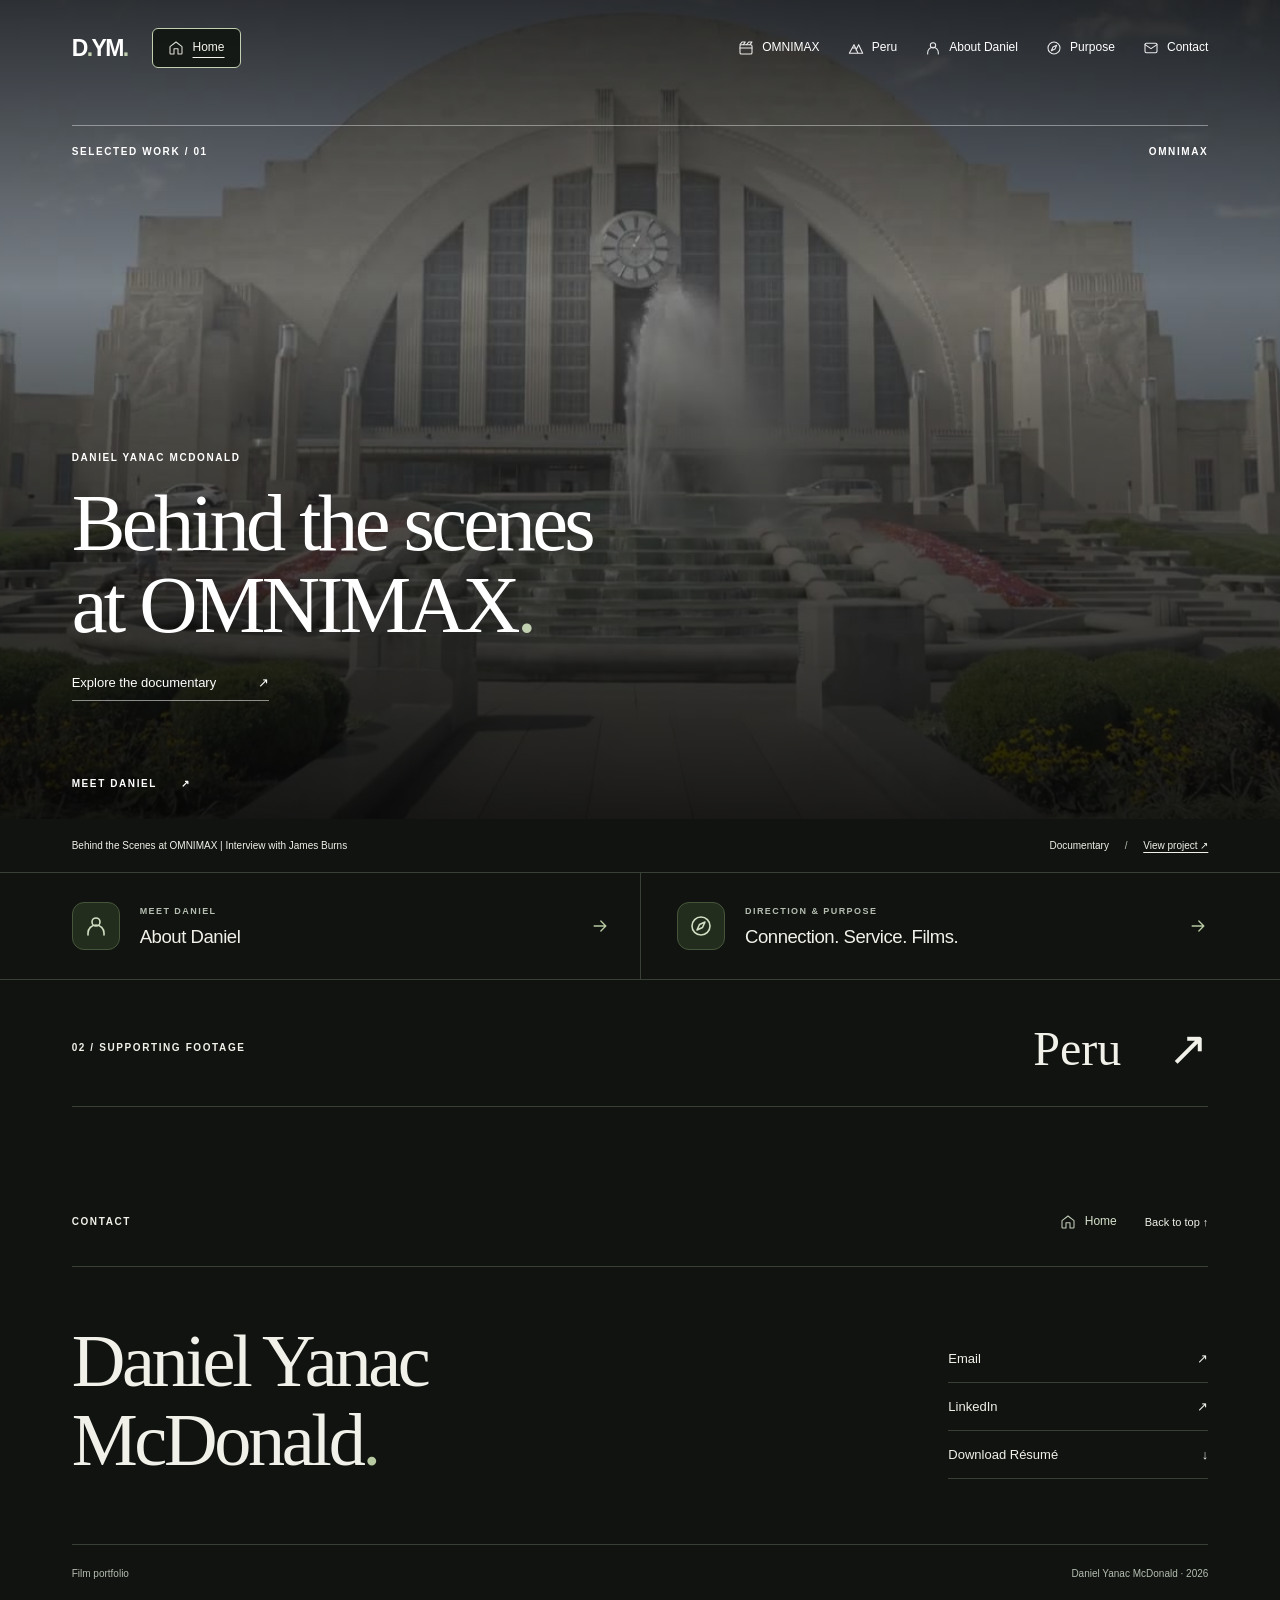
<file: index.html>
<!doctype html>
<html lang="en">
  <head>
    <meta charset="utf-8">
    <meta name="viewport" content="width=device-width, initial-scale=1">
    <meta name="theme-color" content="#171c19">
    <meta name="description" content="Film portfolio of Daniel Yanac McDonald. OMNIMAX documentary, footage from Peru, introduction, résumé, and contact.">
    <title>Daniel Yanac McDonald | Film portfolio</title>
    <link rel="icon" href="favicon.svg" type="image/svg+xml">
    <link rel="stylesheet" href="styles.css">
    <link rel="stylesheet" href="navigation.css">
    <script src="script.js" defer></script>
  </head>
  <body id="top">
    <a class="skip-link" href="#main">Skip to content</a>
    <header class="site-header ">
      <div class="brand-controls">
      <a class="wordmark" href="index.html" aria-label="Daniel Yanac McDonald, home">D<span class="wordmark-dot">.</span>YM<span class="wordmark-dot">.</span></a>
        <a class="home-link" href="index.html" aria-current="page"><svg class="nav-icon" viewBox="0 0 24 24" fill="none" stroke="currentColor" stroke-width="1.6" stroke-linecap="round" stroke-linejoin="round" aria-hidden="true" focusable="false"><path d="m3 10 9-7 9 7v10a1 1 0 0 1-1 1h-5v-8H9v8H4a1 1 0 0 1-1-1V10Z"/></svg><span>Home</span></a>
      </div>
      <nav aria-label="Main navigation">
        <a href="omnimax.html"><svg class="nav-icon" viewBox="0 0 24 24" fill="none" stroke="currentColor" stroke-width="1.6" stroke-linecap="round" stroke-linejoin="round" aria-hidden="true" focusable="false"><rect x="3" y="7" width="18" height="14" rx="2"/><path d="M3 12h18M3 7l3-4h5l-3 4m5 0 3-4h5l-3 4"/></svg><span>OMNIMAX</span></a>
        <a href="peru.html"><svg class="nav-icon" viewBox="0 0 24 24" fill="none" stroke="currentColor" stroke-width="1.6" stroke-linecap="round" stroke-linejoin="round" aria-hidden="true" focusable="false"><path d="m2 20 7-13 6 13H2Zm10-5 4-8 6 13h-7M6.3 12h5.4"/></svg><span>Peru</span></a>
        <a href="about.html"><svg class="nav-icon" viewBox="0 0 24 24" fill="none" stroke="currentColor" stroke-width="1.6" stroke-linecap="round" stroke-linejoin="round" aria-hidden="true" focusable="false"><circle cx="12" cy="8" r="4"/><path d="M4 21v-2a8 8 0 0 1 16 0v2"/></svg><span>About Daniel</span></a>
        <a href="purpose.html"><svg class="nav-icon" viewBox="0 0 24 24" fill="none" stroke="currentColor" stroke-width="1.6" stroke-linecap="round" stroke-linejoin="round" aria-hidden="true" focusable="false"><circle cx="12" cy="12" r="9"/><path d="m16 8-2.5 5.5L8 16l2.5-5.5L16 8Z"/></svg><span>Purpose</span></a>
        <a href="#contact"><svg class="nav-icon" viewBox="0 0 24 24" fill="none" stroke="currentColor" stroke-width="1.6" stroke-linecap="round" stroke-linejoin="round" aria-hidden="true" focusable="false"><rect x="3" y="5" width="18" height="14" rx="2"/><path d="m3 7 9 6 9-6"/></svg><span>Contact</span></a>
      </nav>
    </header>
    <main id="main">
      <section class="cinema" aria-labelledby="home-title">
        <a class="cinema-video" href="omnimax.html" aria-label="Open the OMNIMAX project and silent sequence">
          <img class="cinema-video" src="opening-poster.jpg" alt="The Cincinnati museum building, fountain, and flower beds." width="1280" height="720" fetchpriority="high">
          <span class="cinema-shade" aria-hidden="true"></span>
        </a>
        <div class="cinema-topline">
          <span class="eyebrow">Selected work / 01</span><span class="eyebrow cinema-location">OMNIMAX</span>
        </div>
        <div class="cinema-title">
          <p class="eyebrow">
            Daniel Yanac McDonald
          </p>
          <h1 id="home-title">
            Behind the scenes<br>at OMNIMAX<span>.</span>
          </h1>
          <a class="light-link" href="omnimax.html">Explore the documentary <span aria-hidden="true">↗</span></a>
        </div>
        <div class="cinema-bottom">
          <a href="about.html" class="eyebrow">Meet Daniel <span aria-hidden="true">↗</span></a>
        </div>
      </section>
      <div class="film-caption">
        <span>Behind the Scenes at OMNIMAX | Interview with James Burns</span><span>Documentary <span aria-hidden="true">/</span> <a href="omnimax.html">View project ↗</a></span>
      </div>
      <nav class="section-jump" aria-label="About and purpose">
        <a href="about.html">
          <span class="jump-icon"><svg class="jump-symbol" viewBox="0 0 24 24" fill="none" stroke="currentColor" stroke-width="1.6" stroke-linecap="round" stroke-linejoin="round" aria-hidden="true" focusable="false"><circle cx="12" cy="8" r="4"/><path d="M4 21v-2a8 8 0 0 1 16 0v2"/></svg></span>
          <span class="jump-label"><span class="eyebrow">Meet Daniel</span><strong>About Daniel</strong></span>
          <svg class="jump-arrow" viewBox="0 0 24 24" fill="none" stroke="currentColor" stroke-width="1.6" stroke-linecap="round" stroke-linejoin="round" aria-hidden="true" focusable="false"><path d="M5 12h14m-6-6 6 6-6 6"/></svg>
        </a>
        <a href="purpose.html">
          <span class="jump-icon"><svg class="jump-symbol" viewBox="0 0 24 24" fill="none" stroke="currentColor" stroke-width="1.6" stroke-linecap="round" stroke-linejoin="round" aria-hidden="true" focusable="false"><circle cx="12" cy="12" r="9"/><path d="m16 8-2.5 5.5L8 16l2.5-5.5L16 8Z"/></svg></span>
          <span class="jump-label"><span class="eyebrow">Direction &amp; purpose</span><strong>Connection. Service. Films.</strong></span>
          <svg class="jump-arrow" viewBox="0 0 24 24" fill="none" stroke="currentColor" stroke-width="1.6" stroke-linecap="round" stroke-linejoin="round" aria-hidden="true" focusable="false"><path d="M5 12h14m-6-6 6 6-6 6"/></svg>
        </a>
      </nav>


      <section id="peru" class="next-work section-pad" aria-label="Peru footage">
        <a href="peru.html">
          <span class="eyebrow">02 / Supporting footage</span>
          <span>Peru <span aria-hidden="true">↗</span></span>
        </a>
      </section>
    </main>
    <footer id="contact" class="contact section-pad">
      <div class="contact-top">
        <span class="eyebrow">Contact</span><div class="footer-navigation"><a class="footer-home" href="index.html"><svg class="nav-icon" viewBox="0 0 24 24" fill="none" stroke="currentColor" stroke-width="1.6" stroke-linecap="round" stroke-linejoin="round" aria-hidden="true" focusable="false"><path d="m3 10 9-7 9 7v10a1 1 0 0 1-1 1h-5v-8H9v8H4a1 1 0 0 1-1-1V10Z"/></svg><span>Home</span></a><a class="back-top" href="#top">Back to top ↑</a></div>
      </div>
      <div class="contact-main">
        <h2>
          Daniel Yanac<br>McDonald<span class="accent">.</span>
        </h2>
        <div class="contact-links">
          <a href="mailto:daniel.lee.yanac@gmail.com">Email <span>↗</span></a>
    <a href="https://www.linkedin.com/in/dyanacmcdonald/" target="_blank" rel="noopener noreferrer">LinkedIn <span>↗</span></a>
    <a href="daniel-yanac-mcdonald-resume.pdf" download>Download Résumé <span>↓</span></a>
        </div>
      </div>
      <div class="footer-baseline">
        <span>Film portfolio</span><span>Daniel Yanac McDonald · 2026</span>
      </div>
    </footer>
  </body>
</html>
</file>
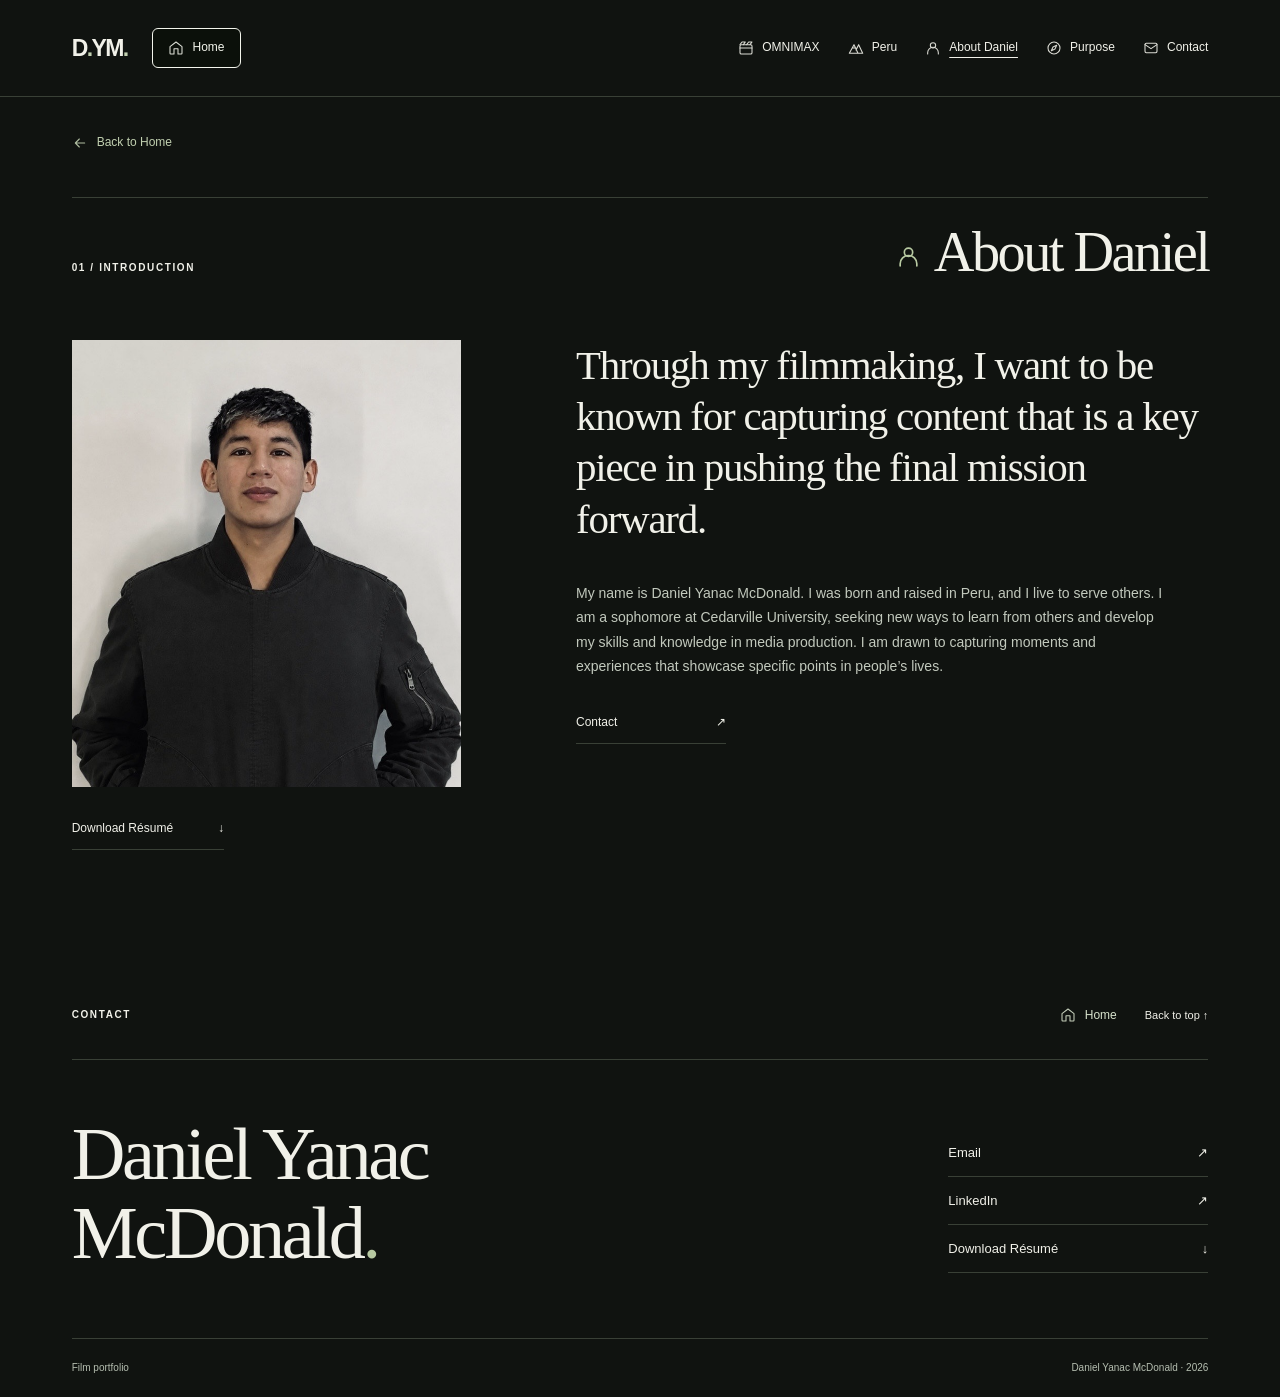
<file: about.html>
<!doctype html>
<html lang="en">
  <head>
    <meta charset="utf-8">
    <meta name="viewport" content="width=device-width, initial-scale=1">
    <meta name="theme-color" content="#171c19">
    <meta name="description" content="About Daniel Yanac McDonald. Introduction, personal brand, résumé, and contact.">
    <title>About Daniel | Daniel Yanac McDonald</title>
    <link rel="icon" href="favicon.svg" type="image/svg+xml">
    <link rel="stylesheet" href="styles.css">
    <link rel="stylesheet" href="navigation.css">
    <script src="script.js" defer></script>
  </head>
  <body id="top" class="about-page">
    <a class="skip-link" href="#main">Skip to content</a>
    <header class="site-header on-paper">
      <div class="brand-controls">
      <a class="wordmark" href="index.html" aria-label="Daniel Yanac McDonald, home">D<span class="wordmark-dot">.</span>YM<span class="wordmark-dot">.</span></a>
        <a class="home-link" href="index.html"><svg class="nav-icon" viewBox="0 0 24 24" fill="none" stroke="currentColor" stroke-width="1.6" stroke-linecap="round" stroke-linejoin="round" aria-hidden="true" focusable="false"><path d="m3 10 9-7 9 7v10a1 1 0 0 1-1 1h-5v-8H9v8H4a1 1 0 0 1-1-1V10Z"/></svg><span>Home</span></a>
      </div>
      <nav aria-label="Main navigation">
        <a href="omnimax.html"><svg class="nav-icon" viewBox="0 0 24 24" fill="none" stroke="currentColor" stroke-width="1.6" stroke-linecap="round" stroke-linejoin="round" aria-hidden="true" focusable="false"><rect x="3" y="7" width="18" height="14" rx="2"/><path d="M3 12h18M3 7l3-4h5l-3 4m5 0 3-4h5l-3 4"/></svg><span>OMNIMAX</span></a>
        <a href="peru.html"><svg class="nav-icon" viewBox="0 0 24 24" fill="none" stroke="currentColor" stroke-width="1.6" stroke-linecap="round" stroke-linejoin="round" aria-hidden="true" focusable="false"><path d="m2 20 7-13 6 13H2Zm10-5 4-8 6 13h-7M6.3 12h5.4"/></svg><span>Peru</span></a>
        <a href="about.html" aria-current="page"><svg class="nav-icon" viewBox="0 0 24 24" fill="none" stroke="currentColor" stroke-width="1.6" stroke-linecap="round" stroke-linejoin="round" aria-hidden="true" focusable="false"><circle cx="12" cy="8" r="4"/><path d="M4 21v-2a8 8 0 0 1 16 0v2"/></svg><span>About Daniel</span></a>
        <a href="purpose.html"><svg class="nav-icon" viewBox="0 0 24 24" fill="none" stroke="currentColor" stroke-width="1.6" stroke-linecap="round" stroke-linejoin="round" aria-hidden="true" focusable="false"><circle cx="12" cy="12" r="9"/><path d="m16 8-2.5 5.5L8 16l2.5-5.5L16 8Z"/></svg><span>Purpose</span></a>
        <a href="#contact"><svg class="nav-icon" viewBox="0 0 24 24" fill="none" stroke="currentColor" stroke-width="1.6" stroke-linecap="round" stroke-linejoin="round" aria-hidden="true" focusable="false"><rect x="3" y="5" width="18" height="14" rx="2"/><path d="m3 7 9 6 9-6"/></svg><span>Contact</span></a>
      </nav>
    </header>
    <main id="main">
      <div class="page-return">
        <a class="home-return" href="index.html"><svg class="nav-icon" viewBox="0 0 24 24" fill="none" stroke="currentColor" stroke-width="1.6" stroke-linecap="round" stroke-linejoin="round" aria-hidden="true" focusable="false"><path d="M19 12H5m6-6-6 6 6 6"/></svg><span>Back to Home</span></a>
      </div>
      <section id="about" class="about section-pad" aria-labelledby="about-title">
        <div class="section-rule">
          <span class="eyebrow">01 / Introduction</span>
          <h1 id="about-title" class="page-heading">
            <svg class="section-icon" viewBox="0 0 24 24" fill="none" stroke="currentColor" stroke-width="1.6" stroke-linecap="round" stroke-linejoin="round" aria-hidden="true" focusable="false"><circle cx="12" cy="8" r="4"/><path d="M4 21v-2a8 8 0 0 1 16 0v2"/></svg>About Daniel
          </h1>
        </div>
        <div class="about-layout">
          <div class="portrait-wrap">
            <img class="portrait" src="daniel-portrait.jpg" alt="Daniel Yanac McDonald wearing a black jacket." width="750" height="871" loading="lazy"><a class="text-link resume-link" href="daniel-yanac-mcdonald-resume.pdf" download>Download Résumé <span aria-hidden="true">↓</span></a>
          </div>
          <div class="about-copy">
            <p class="brand">
              Through my filmmaking, I want to be known for capturing content that is a key piece in pushing the final mission forward.
            </p>
            <div class="bio">
              <p>
                My name is Daniel Yanac McDonald. I was born and raised in Peru, and I live to serve others. I am a sophomore at Cedarville University, seeking new ways to learn from others and develop my skills and knowledge in media production. I am drawn to capturing moments and experiences that showcase specific points in people’s lives.
              </p>
            </div>
            <a class="text-link" href="#contact">Contact <span aria-hidden="true">↗</span></a>
          </div>
        </div>
      </section>
    </main>
    <footer id="contact" class="contact section-pad">
      <div class="contact-top">
        <span class="eyebrow">Contact</span><div class="footer-navigation"><a class="footer-home" href="index.html"><svg class="nav-icon" viewBox="0 0 24 24" fill="none" stroke="currentColor" stroke-width="1.6" stroke-linecap="round" stroke-linejoin="round" aria-hidden="true" focusable="false"><path d="m3 10 9-7 9 7v10a1 1 0 0 1-1 1h-5v-8H9v8H4a1 1 0 0 1-1-1V10Z"/></svg><span>Home</span></a><a class="back-top" href="#top">Back to top ↑</a></div>
      </div>
      <div class="contact-main">
        <h2>
          Daniel Yanac<br>McDonald<span class="accent">.</span>
        </h2>
        <div class="contact-links">
          <a href="mailto:daniel.lee.yanac@gmail.com">Email <span>↗</span></a>
    <a href="https://www.linkedin.com/in/dyanacmcdonald/" target="_blank" rel="noopener noreferrer">LinkedIn <span>↗</span></a>
    <a href="daniel-yanac-mcdonald-resume.pdf" download>Download Résumé <span>↓</span></a>
        </div>
      </div>
      <div class="footer-baseline">
        <span>Film portfolio</span><span>Daniel Yanac McDonald · 2026</span>
      </div>
    </footer>
  </body>
</html>
</file>
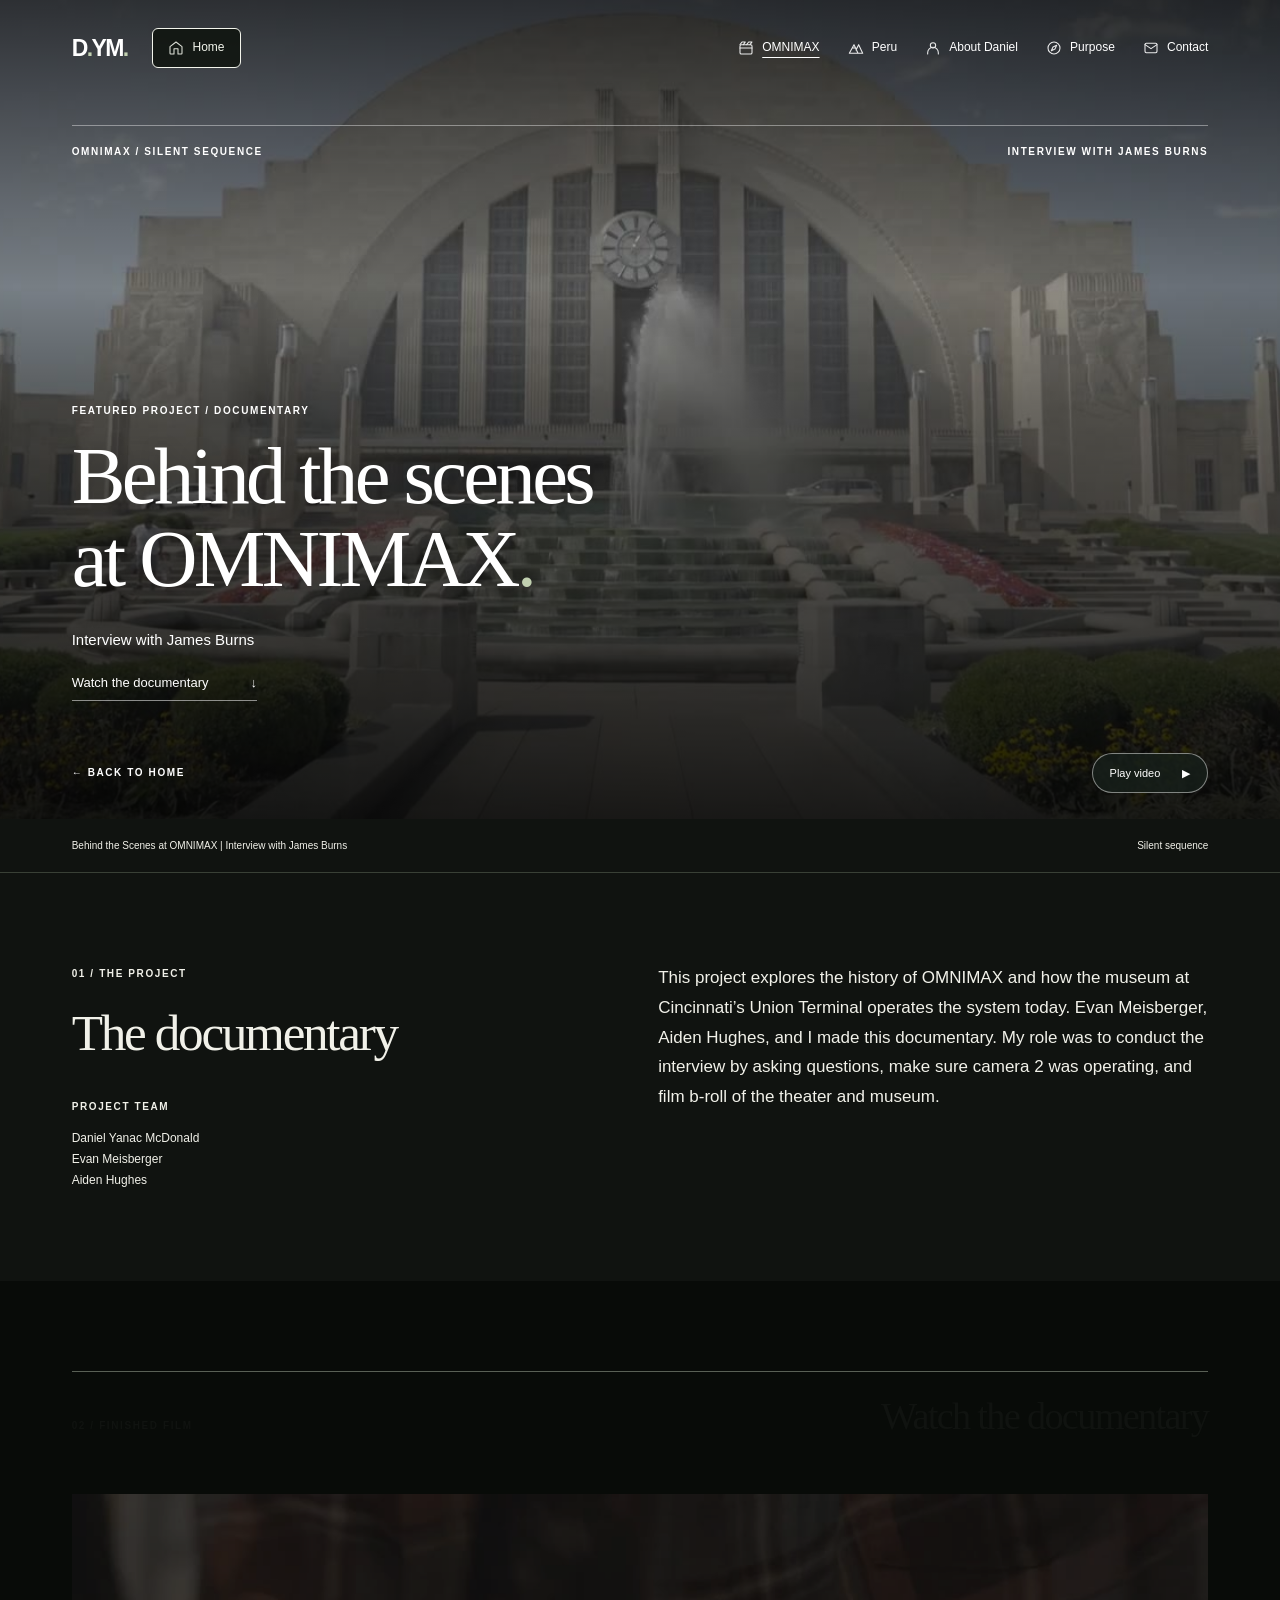
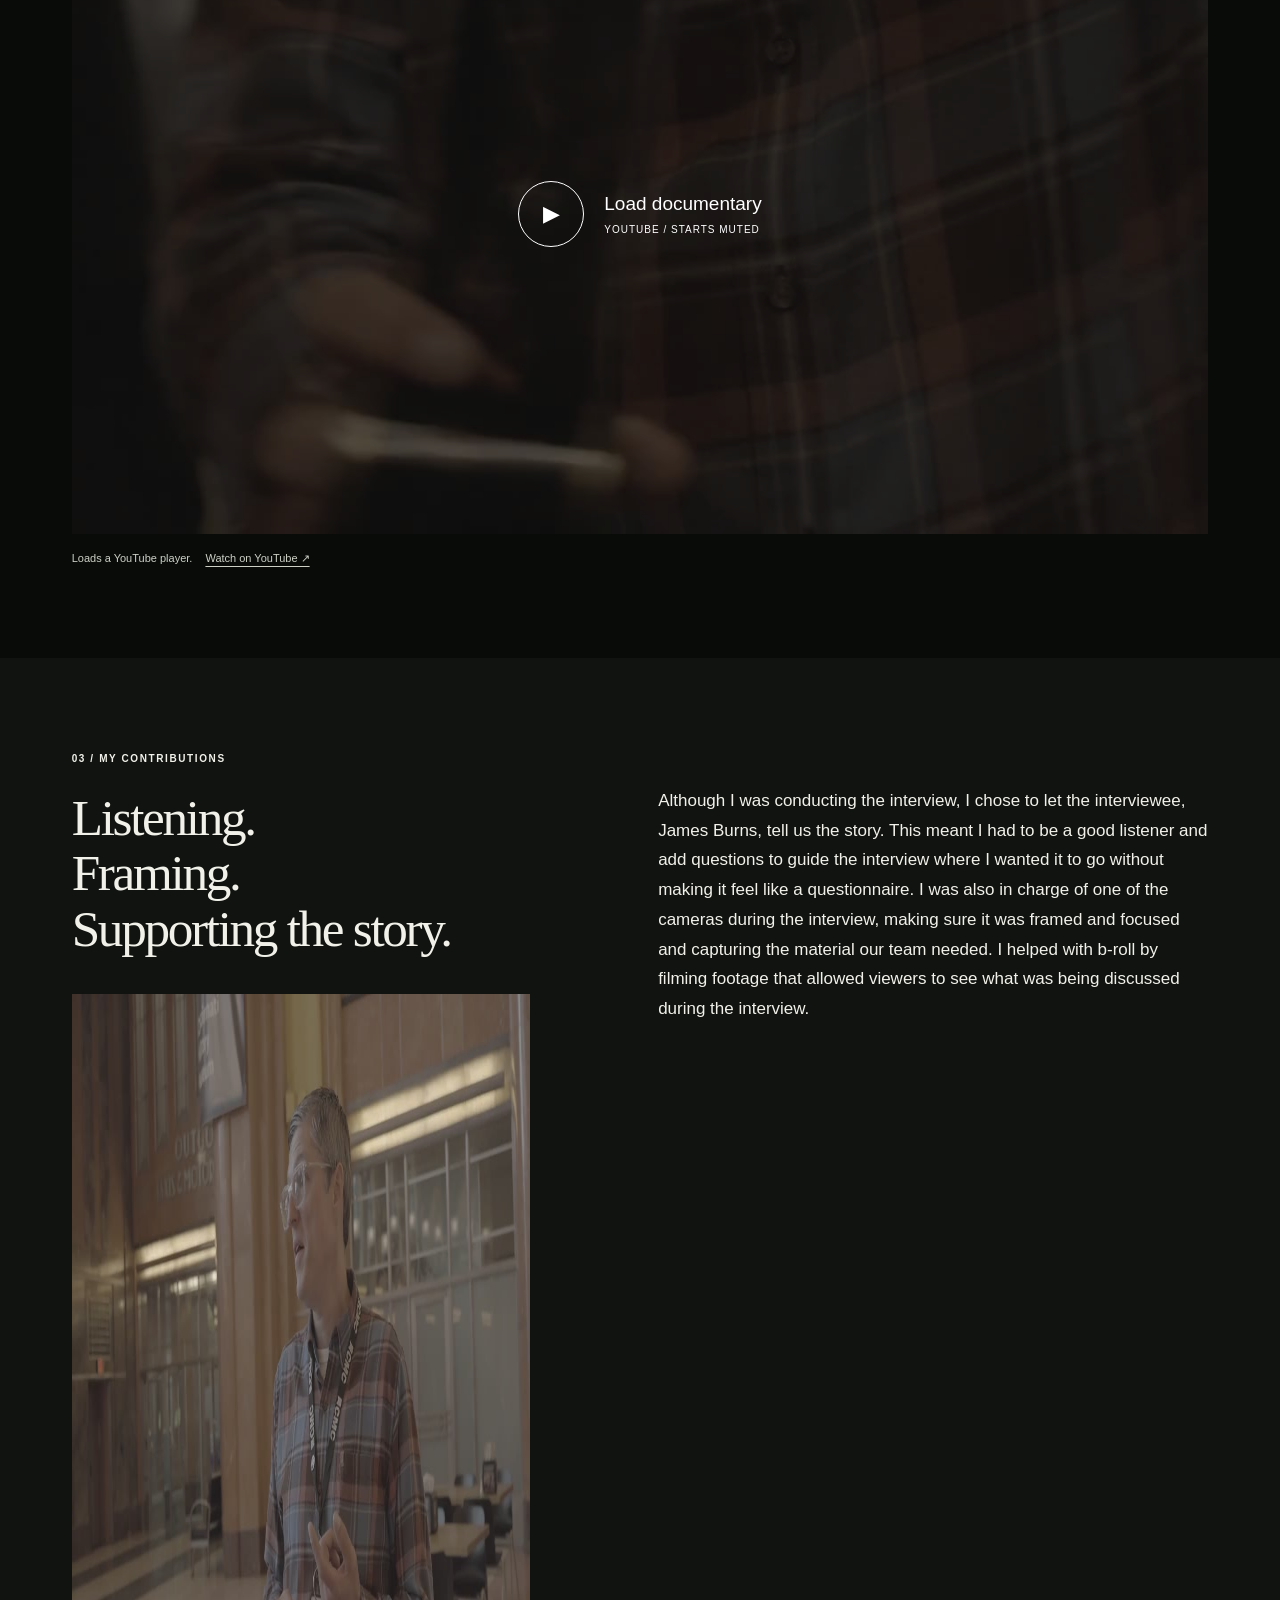
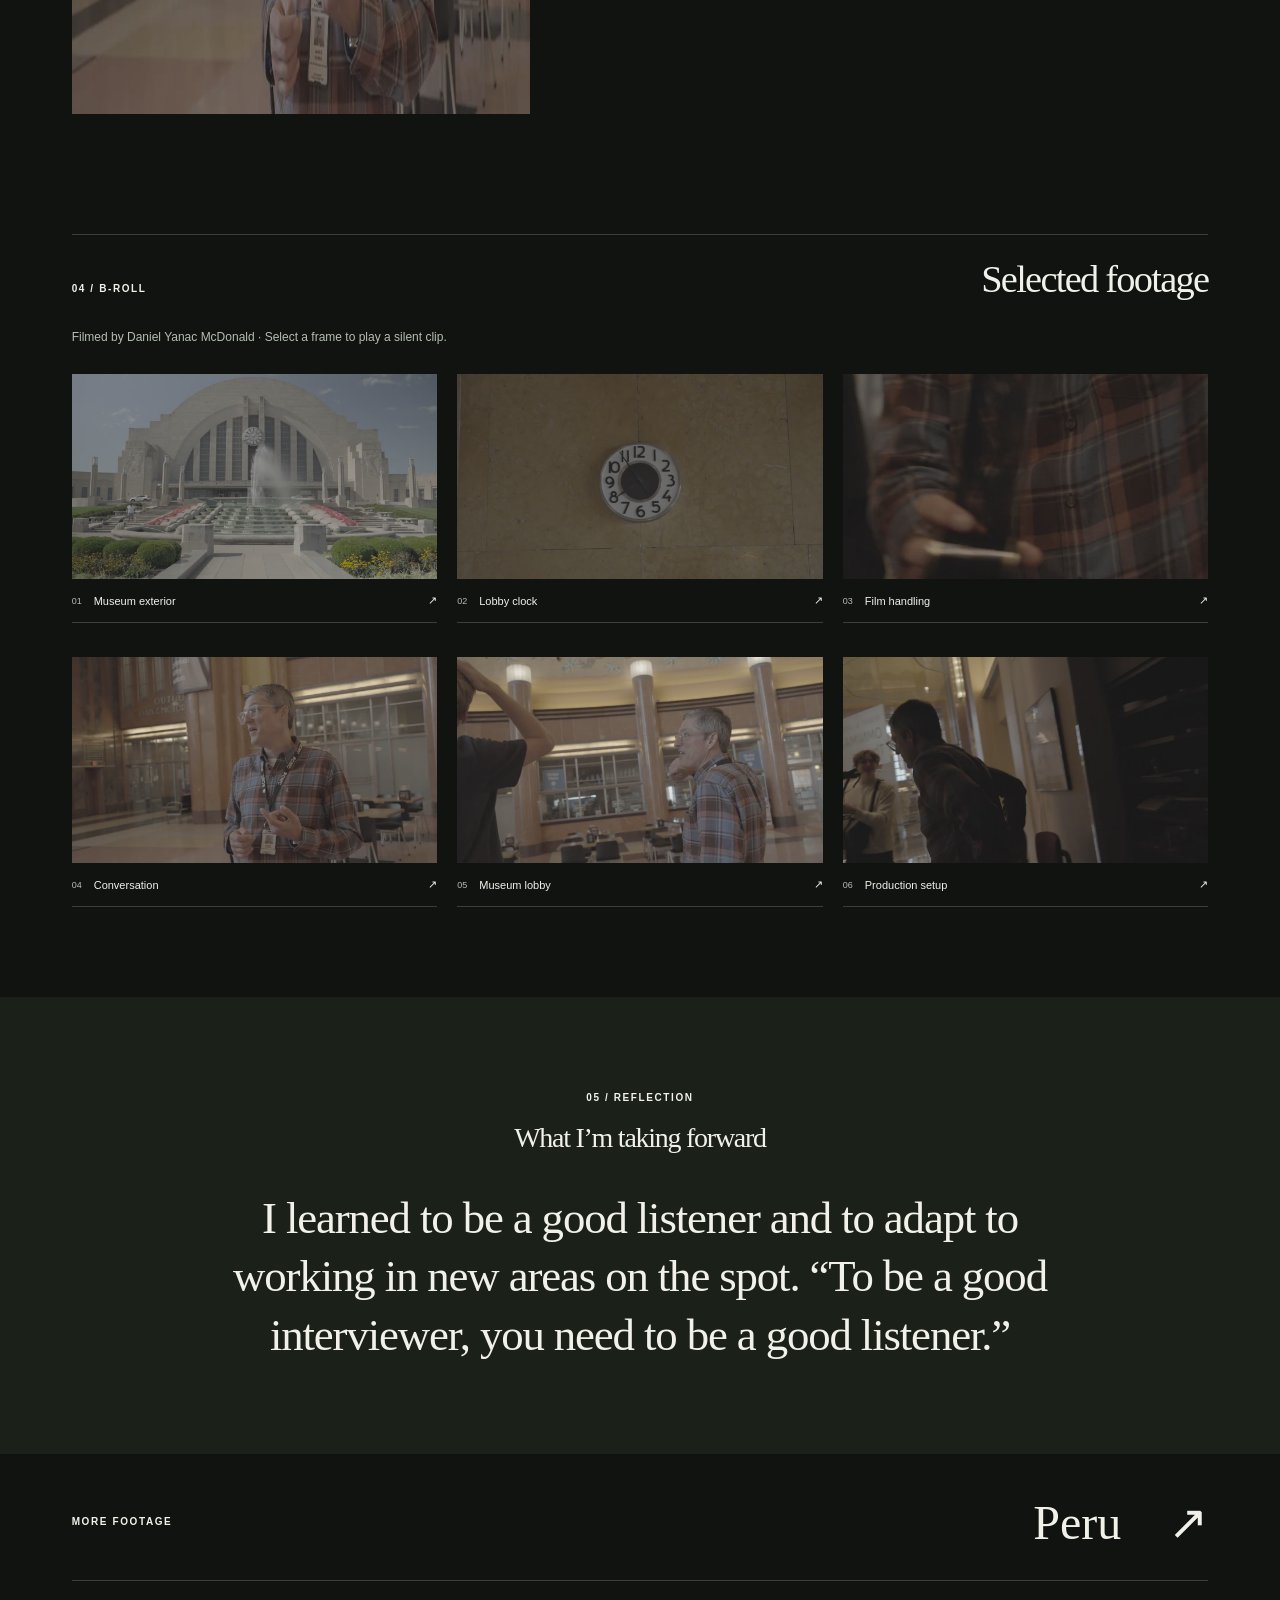
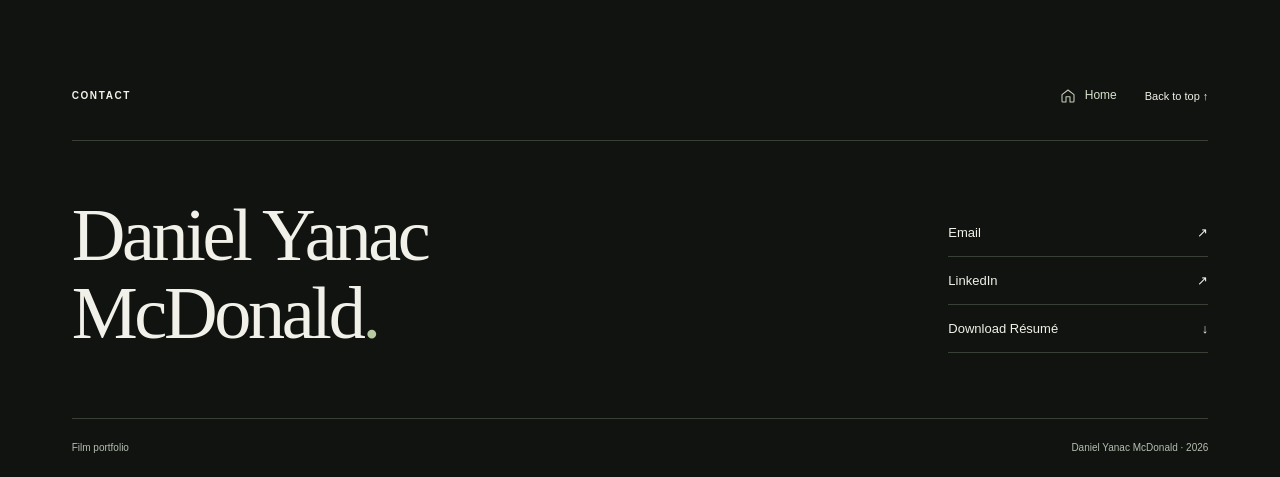
<file: omnimax.html>
<!doctype html>
<html lang="en">
  <head>
    <meta charset="utf-8">
    <meta name="viewport" content="width=device-width, initial-scale=1">
    <meta name="theme-color" content="#171c19">
    <meta name="description" content="Behind the Scenes at OMNIMAX | Interview with James Burns. Documentary, interview decisions, b-roll, and reflection by Daniel Yanac McDonald.">
    <title>OMNIMAX | Daniel Yanac McDonald</title>
    <link rel="icon" href="favicon.svg" type="image/svg+xml">
    <link rel="stylesheet" href="styles.css">
    <link rel="stylesheet" href="navigation.css">
    <script src="script.js" defer></script>
  </head>
  <body id="top" class="project-page">
    <a class="skip-link" href="#main">Skip to content</a>
    <header class="site-header">
      <div class="brand-controls">
      <a class="wordmark" href="index.html" aria-label="Daniel Yanac McDonald, home">D<span class="wordmark-dot">.</span>YM<span class="wordmark-dot">.</span></a>
        <a class="home-link" href="index.html"><svg class="nav-icon" viewBox="0 0 24 24" fill="none" stroke="currentColor" stroke-width="1.6" stroke-linecap="round" stroke-linejoin="round" aria-hidden="true" focusable="false"><path d="m3 10 9-7 9 7v10a1 1 0 0 1-1 1h-5v-8H9v8H4a1 1 0 0 1-1-1V10Z"/></svg><span>Home</span></a>
      </div>
      <nav aria-label="Main navigation">
        <a href="omnimax.html" aria-current="page"><svg class="nav-icon" viewBox="0 0 24 24" fill="none" stroke="currentColor" stroke-width="1.6" stroke-linecap="round" stroke-linejoin="round" aria-hidden="true" focusable="false"><rect x="3" y="7" width="18" height="14" rx="2"/><path d="M3 12h18M3 7l3-4h5l-3 4m5 0 3-4h5l-3 4"/></svg><span>OMNIMAX</span></a>
        <a href="peru.html"><svg class="nav-icon" viewBox="0 0 24 24" fill="none" stroke="currentColor" stroke-width="1.6" stroke-linecap="round" stroke-linejoin="round" aria-hidden="true" focusable="false"><path d="m2 20 7-13 6 13H2Zm10-5 4-8 6 13h-7M6.3 12h5.4"/></svg><span>Peru</span></a>
        <a href="about.html"><svg class="nav-icon" viewBox="0 0 24 24" fill="none" stroke="currentColor" stroke-width="1.6" stroke-linecap="round" stroke-linejoin="round" aria-hidden="true" focusable="false"><circle cx="12" cy="8" r="4"/><path d="M4 21v-2a8 8 0 0 1 16 0v2"/></svg><span>About Daniel</span></a>
        <a href="purpose.html"><svg class="nav-icon" viewBox="0 0 24 24" fill="none" stroke="currentColor" stroke-width="1.6" stroke-linecap="round" stroke-linejoin="round" aria-hidden="true" focusable="false"><circle cx="12" cy="12" r="9"/><path d="m16 8-2.5 5.5L8 16l2.5-5.5L16 8Z"/></svg><span>Purpose</span></a>
        <a href="#contact"><svg class="nav-icon" viewBox="0 0 24 24" fill="none" stroke="currentColor" stroke-width="1.6" stroke-linecap="round" stroke-linejoin="round" aria-hidden="true" focusable="false"><rect x="3" y="5" width="18" height="14" rx="2"/><path d="m3 7 9 6 9-6"/></svg><span>Contact</span></a>
      </nav>
    </header>
    <main id="main">
      <section class="cinema" aria-labelledby="omnimax-page-title">
        <video id="opening-film" class="cinema-video" autoplay muted loop playsinline preload="metadata" poster="opening-poster.jpg" aria-label="Silent OMNIMAX sequence: museum exterior, lobby clock, film handling, and conversation.">
          <source src="opening-sequence.mp4" type="video/mp4">
        </video>
        <div class="cinema-shade"></div>
        <div class="cinema-topline">
          <span class="eyebrow">OMNIMAX / Silent sequence</span>
          <span class="eyebrow cinema-location">Interview with James Burns</span>
        </div>
        <div class="cinema-title">
          <p class="eyebrow">Featured project / Documentary</p>
          <h1 id="omnimax-page-title">Behind the scenes<br>at OMNIMAX<span>.</span></h1>
          <p class="project-subtitle" style="margin: 0 0 20px;">Interview with James Burns</p>
          <a class="light-link" href="#documentary">Watch the documentary <span aria-hidden="true">↓</span></a>
        </div>
        <div class="cinema-bottom">
          <a class="eyebrow" href="index.html">← Back to Home</a>
          <button class="play-toggle" type="button" data-controls="opening-film" aria-label="Pause opening video">Pause video <span aria-hidden="true">Ⅱ</span></button>
        </div>
      </section>
      <div class="film-caption">
        <span>Behind the Scenes at OMNIMAX | Interview with James Burns</span>
        <span>Silent sequence</span>
      </div>
      <section class="project-story section-pad" aria-labelledby="project-title">
        <div>
          <span class="eyebrow">01 / The project</span>
          <h2 id="project-title">
            The documentary
          </h2>
          <div class="collaborators">
            <span class="eyebrow">Project team</span>
            <p>
              Daniel Yanac McDonald<br>Evan Meisberger<br>Aiden Hughes
            </p>
          </div>
        </div>
        <div class="story-prose">
          <p>
            This project explores the history of OMNIMAX and how the museum at Cincinnati’s Union Terminal operates the system today. Evan Meisberger, Aiden Hughes, and I made this documentary. My role was to conduct the interview by asking questions, make sure camera 2 was operating, and film b-roll of the theater and museum.
          </p>
        </div>
      </section>
      <section id="documentary" class="documentary section-pad" aria-labelledby="documentary-title">
        <div class="section-rule">
          <span class="eyebrow">02 / Finished film</span>
          <h2 id="documentary-title">
            Watch the documentary
          </h2>
        </div>
        <div class="documentary-player" id="documentary-player">
          <img src="omnimax-film.jpg" alt="Film being held up inside the museum." width="1280" height="720" loading="lazy"><button type="button" id="load-documentary"><span class="play-circle" aria-hidden="true">▶</span><span>Load documentary<span class="small-label">YouTube / starts muted</span></span></button>
        </div>
        <p class="player-note">
          Loads a YouTube player. <a href="https://www.youtube.com/watch?v=c5mxEEuOQnI" target="_blank" rel="noopener noreferrer">Watch on YouTube ↗</a>
        </p>
      </section>
      <section class="decisions section-pad" aria-labelledby="decisions-title">
        <div class="decision-heading">
          <span class="eyebrow">03 / My contributions</span>
          <h2 id="decisions-title">
            Listening.<br>Framing.<br>Supporting the story.
          </h2>
          <img src="omnimax-conversation.jpg" alt="A conversation in the museum lobby." width="1280" height="720" loading="lazy">
        </div>
        <div class="story-prose">
          <p>
            Although I was conducting the interview, I chose to let the interviewee, James Burns, tell us the story. This meant I had to be a good listener and add questions to guide the interview where I wanted it to go without making it feel like a questionnaire. I was also in charge of one of the cameras during the interview, making sure it was framed and focused and capturing the material our team needed. I helped with b-roll by filming footage that allowed viewers to see what was being discussed during the interview.
          </p>
        </div>
      </section>
      <section class="broll section-pad" aria-labelledby="broll-title">
        <div class="section-rule">
          <span class="eyebrow">04 / B-roll</span>
          <h2 id="broll-title">
            Selected footage
          </h2>
        </div>
        <p class="broll-credit">
          Filmed by Daniel Yanac McDonald · Select a frame to play a silent clip.
        </p>
        <div class="broll-grid">
          <button type="button" class="broll-frame" data-clip="omnimax-exterior.mp4" data-poster="omnimax-exterior.jpg" data-label="Museum exterior" aria-label="View silent b-roll: Museum exterior"><img src="omnimax-exterior.jpg" alt="Museum exterior." loading="lazy"><span><b>01</b> Museum exterior <span aria-hidden="true">↗</span></span></button>
<button type="button" class="broll-frame" data-clip="omnimax-clock.mp4" data-poster="omnimax-clock.jpg" data-label="Lobby clock" aria-label="View silent b-roll: Lobby clock"><img src="omnimax-clock.jpg" alt="Lobby clock." loading="lazy"><span><b>02</b> Lobby clock <span aria-hidden="true">↗</span></span></button>
<button type="button" class="broll-frame" data-clip="omnimax-film.mp4" data-poster="omnimax-film.jpg" data-label="Film handling" aria-label="View silent b-roll: Film handling"><img src="omnimax-film.jpg" alt="Film handling." loading="lazy"><span><b>03</b> Film handling <span aria-hidden="true">↗</span></span></button>
<button type="button" class="broll-frame" data-clip="omnimax-conversation.mp4" data-poster="omnimax-conversation.jpg" data-label="Conversation" aria-label="View silent b-roll: Conversation"><img src="omnimax-conversation.jpg" alt="Conversation." loading="lazy"><span><b>04</b> Conversation <span aria-hidden="true">↗</span></span></button>
<button type="button" class="broll-frame" data-clip="omnimax-lobby.mp4" data-poster="omnimax-lobby.jpg" data-label="Museum lobby" aria-label="View silent b-roll: Museum lobby"><img src="omnimax-lobby.jpg" alt="Museum lobby." loading="lazy"><span><b>05</b> Museum lobby <span aria-hidden="true">↗</span></span></button>
<button type="button" class="broll-frame" data-clip="omnimax-production.mp4" data-poster="omnimax-production.jpg" data-label="Production setup" aria-label="View silent b-roll: Production setup"><img src="omnimax-production.jpg" alt="Production setup." loading="lazy"><span><b>06</b> Production setup <span aria-hidden="true">↗</span></span></button>
        </div>
      </section>
      <section class="reflection section-pad" aria-labelledby="reflection-title">
        <span class="eyebrow">05 / Reflection</span>
        <h2 id="reflection-title">
          What I’m taking forward
        </h2>
        <blockquote>
          <p>
            I learned to be a good listener and to adapt to working in new areas on the spot. “To be a good interviewer, you need to be a good listener.”
          </p>
        </blockquote>
      </section>
      <div class="next-work section-pad">
        <a href="peru.html"><span class="eyebrow">More footage</span><span>Peru <span aria-hidden="true">↗</span></span></a>
      </div>
    </main>
    <footer id="contact" class="contact section-pad">
      <div class="contact-top">
        <span class="eyebrow">Contact</span><div class="footer-navigation"><a class="footer-home" href="index.html"><svg class="nav-icon" viewBox="0 0 24 24" fill="none" stroke="currentColor" stroke-width="1.6" stroke-linecap="round" stroke-linejoin="round" aria-hidden="true" focusable="false"><path d="m3 10 9-7 9 7v10a1 1 0 0 1-1 1h-5v-8H9v8H4a1 1 0 0 1-1-1V10Z"/></svg><span>Home</span></a><a class="back-top" href="#top">Back to top ↑</a></div>
      </div>
      <div class="contact-main">
        <h2>
          Daniel Yanac<br>McDonald<span class="accent">.</span>
        </h2>
        <div class="contact-links">
          <a href="mailto:daniel.lee.yanac@gmail.com">Email <span>↗</span></a>
    <a href="https://www.linkedin.com/in/dyanacmcdonald/" target="_blank" rel="noopener noreferrer">LinkedIn <span>↗</span></a>
    <a href="daniel-yanac-mcdonald-resume.pdf" download>Download Résumé <span>↓</span></a>
        </div>
      </div>
      <div class="footer-baseline">
        <span>Film portfolio</span><span>Daniel Yanac McDonald · 2026</span>
      </div>
    </footer>
    <dialog id="clip-dialog" aria-labelledby="clip-title">
      <div class="dialog-heading">
        <h2 id="clip-title">
          B-roll
        </h2>
        <button id="close-dialog" type="button">Close ✕</button>
      </div>
      <video id="dialog-film" controls muted loop playsinline preload="none">
      </video>
      <p>
        Silent footage · Daniel Yanac McDonald
      </p>
    </dialog>
  </body>
</html>
</file>
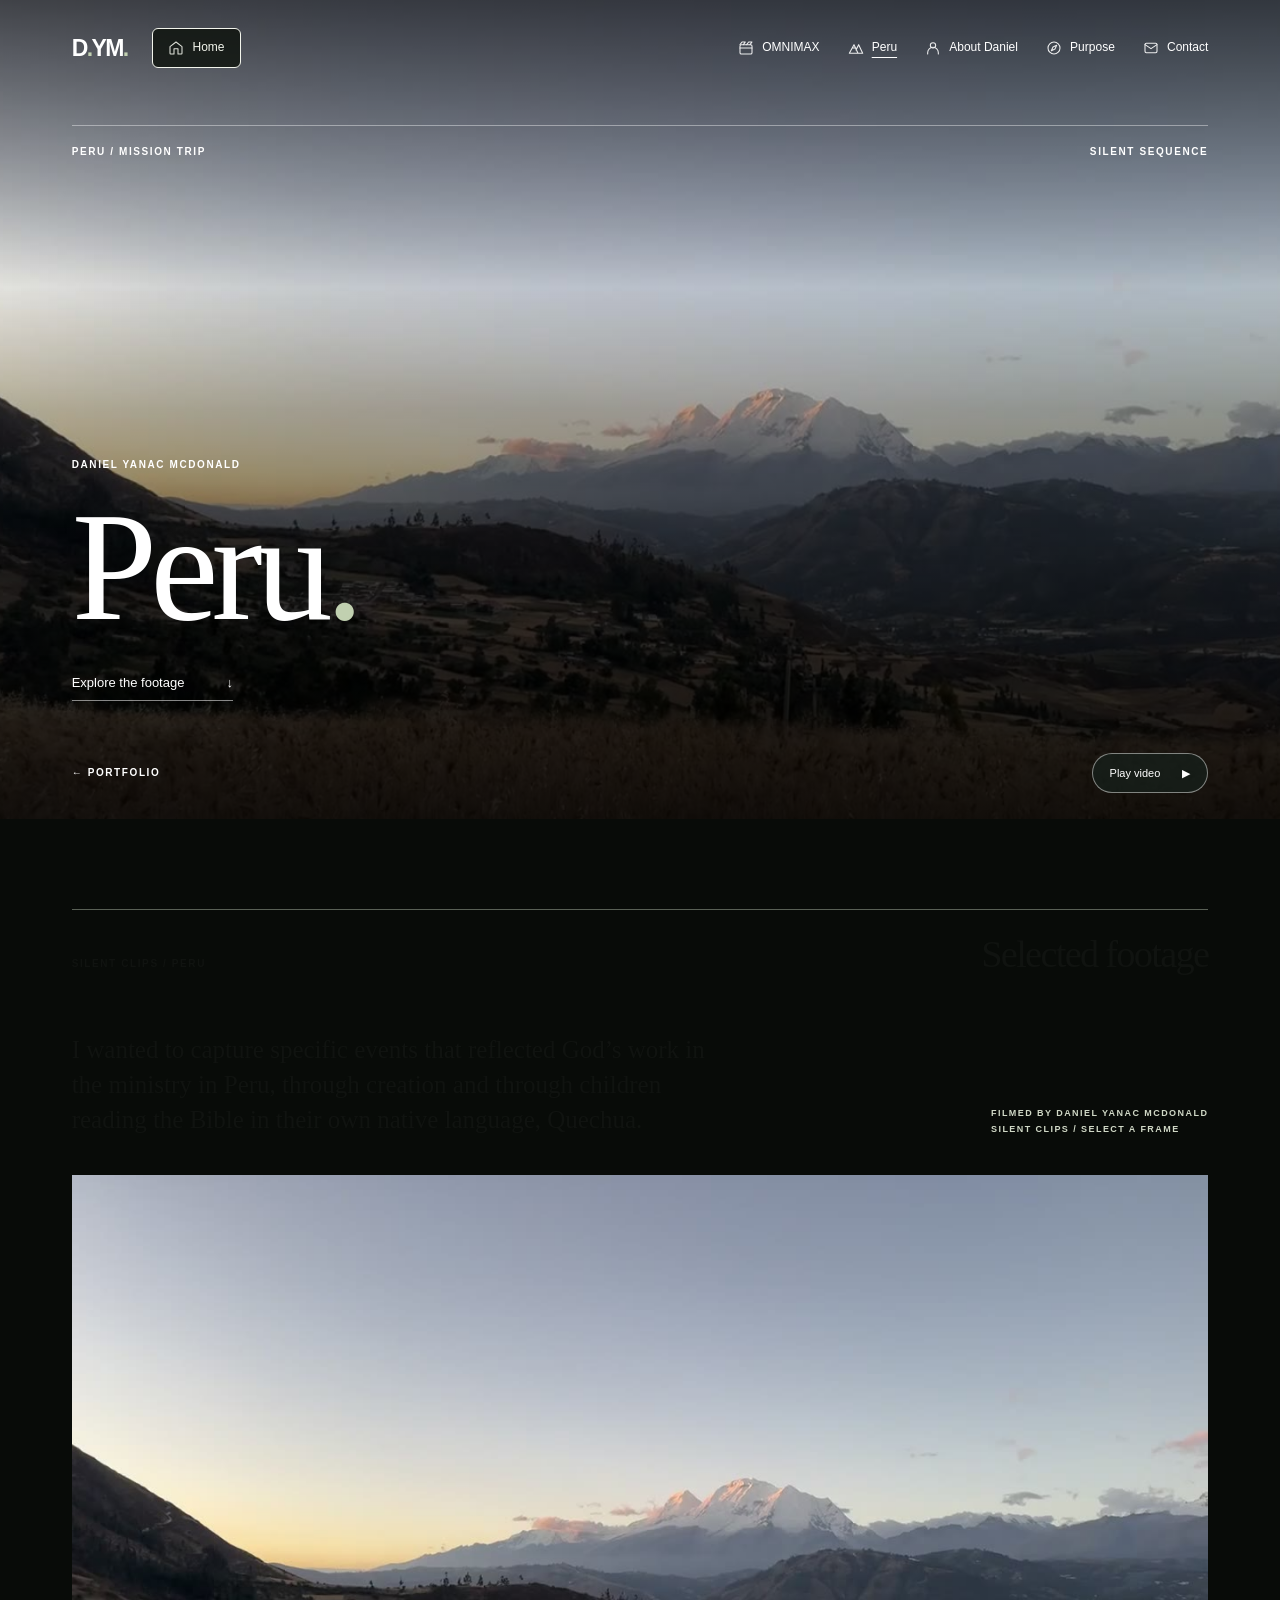
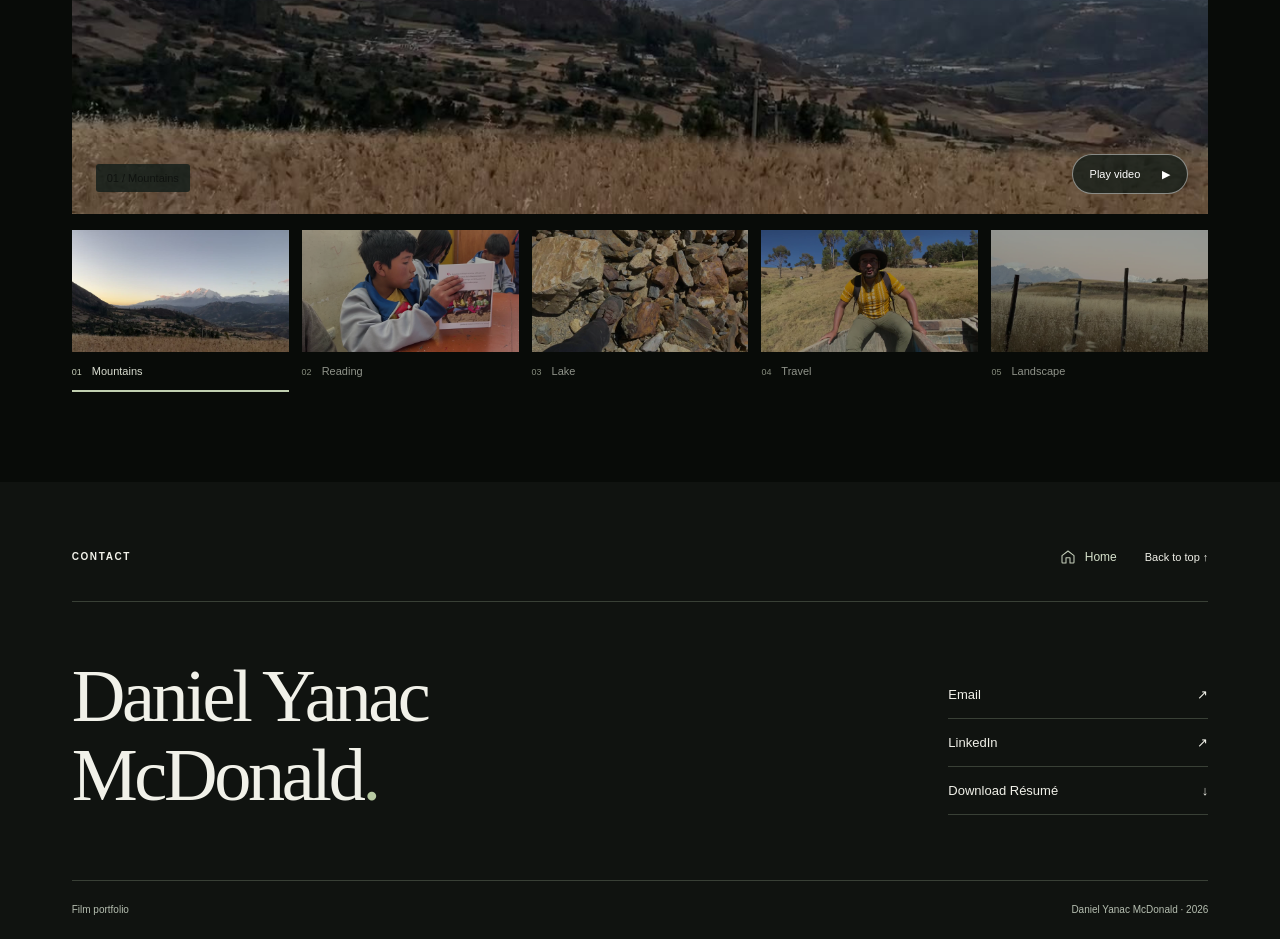
<file: peru.html>
<!doctype html>
<html lang="en">
  <head>
    <meta charset="utf-8">
    <meta name="viewport" content="width=device-width, initial-scale=1">
    <meta name="theme-color" content="#171c19">
    <meta name="description" content="Peru footage filmed by Daniel Yanac McDonald during a mission trip. Five silent clips with a selectable gallery.">
    <title>Peru | Daniel Yanac McDonald</title>
    <link rel="icon" href="favicon.svg" type="image/svg+xml">
    <link rel="stylesheet" href="styles.css">
    <link rel="stylesheet" href="navigation.css">
    <script src="script.js" defer></script>
  </head>
  <body id="top" class="peru-page">
    <a class="skip-link" href="#main">Skip to content</a>
    <header class="site-header">
      <div class="brand-controls">
      <a class="wordmark" href="index.html" aria-label="Daniel Yanac McDonald, home">D<span class="wordmark-dot">.</span>YM<span class="wordmark-dot">.</span></a>
        <a class="home-link" href="index.html"><svg class="nav-icon" viewBox="0 0 24 24" fill="none" stroke="currentColor" stroke-width="1.6" stroke-linecap="round" stroke-linejoin="round" aria-hidden="true" focusable="false"><path d="m3 10 9-7 9 7v10a1 1 0 0 1-1 1h-5v-8H9v8H4a1 1 0 0 1-1-1V10Z"/></svg><span>Home</span></a>
      </div>
      <nav aria-label="Main navigation">
        <a href="omnimax.html"><svg class="nav-icon" viewBox="0 0 24 24" fill="none" stroke="currentColor" stroke-width="1.6" stroke-linecap="round" stroke-linejoin="round" aria-hidden="true" focusable="false"><rect x="3" y="7" width="18" height="14" rx="2"/><path d="M3 12h18M3 7l3-4h5l-3 4m5 0 3-4h5l-3 4"/></svg><span>OMNIMAX</span></a>
        <a href="peru.html" aria-current="page"><svg class="nav-icon" viewBox="0 0 24 24" fill="none" stroke="currentColor" stroke-width="1.6" stroke-linecap="round" stroke-linejoin="round" aria-hidden="true" focusable="false"><path d="m2 20 7-13 6 13H2Zm10-5 4-8 6 13h-7M6.3 12h5.4"/></svg><span>Peru</span></a>
        <a href="about.html"><svg class="nav-icon" viewBox="0 0 24 24" fill="none" stroke="currentColor" stroke-width="1.6" stroke-linecap="round" stroke-linejoin="round" aria-hidden="true" focusable="false"><circle cx="12" cy="8" r="4"/><path d="M4 21v-2a8 8 0 0 1 16 0v2"/></svg><span>About Daniel</span></a>
        <a href="purpose.html"><svg class="nav-icon" viewBox="0 0 24 24" fill="none" stroke="currentColor" stroke-width="1.6" stroke-linecap="round" stroke-linejoin="round" aria-hidden="true" focusable="false"><circle cx="12" cy="12" r="9"/><path d="m16 8-2.5 5.5L8 16l2.5-5.5L16 8Z"/></svg><span>Purpose</span></a>
        <a href="#contact"><svg class="nav-icon" viewBox="0 0 24 24" fill="none" stroke="currentColor" stroke-width="1.6" stroke-linecap="round" stroke-linejoin="round" aria-hidden="true" focusable="false"><rect x="3" y="5" width="18" height="14" rx="2"/><path d="m3 7 9 6 9-6"/></svg><span>Contact</span></a>
      </nav>
    </header>
    <main id="main">
      <section class="cinema" aria-labelledby="page-title">
        <video id="opening-film" class="cinema-video" autoplay muted loop playsinline preload="metadata" poster="peru-mountains.jpg" aria-label="Silent Peru sequence: mountains, lake, travel, children reading, and countryside.">
          <source src="peru-sequence.mp4" type="video/mp4">
        </video>
        <div class="cinema-shade"></div>
        <div class="cinema-topline">
          <span class="eyebrow">Peru / Mission trip</span>
          <span class="eyebrow cinema-location">Silent sequence</span>
        </div>
        <div class="cinema-title">
          <p class="eyebrow">Daniel Yanac McDonald</p>
          <h1 id="page-title">Peru<span>.</span></h1>
          <a class="light-link" href="#peru">Explore the footage <span aria-hidden="true">↓</span></a>
        </div>
        <div class="cinema-bottom">
          <a class="eyebrow" href="index.html">← Portfolio</a>
          <button class="play-toggle" type="button" data-controls="opening-film" aria-label="Pause opening video">Pause video <span aria-hidden="true">Ⅱ</span></button>
        </div>
      </section>
      <section id="peru" class="peru section-pad" aria-labelledby="peru-title">
        <div class="section-rule">
          <span class="eyebrow">Silent clips / Peru</span>
          <h2 id="peru-title">
            Selected footage
          </h2>
        </div>
        <div class="peru-intro">
          <p>
            I wanted to capture specific events that reflected God’s work in the ministry in Peru, through creation and through children reading the Bible in their own native language, Quechua.
          </p>
          <span class="eyebrow">Filmed by Daniel Yanac McDonald<br>Silent clips / Select a frame</span>
        </div>
        <div class="peru-player">
          <video id="peru-film" muted loop playsinline preload="none" poster="peru-mountains.jpg" aria-label="Snow-covered mountains beyond a valley at dusk.">
            <source src="peru-mountains.mp4" type="video/mp4">
          </video>
          <button class="play-toggle" type="button" data-controls="peru-film" aria-label="Play Peru video">Play video <span aria-hidden="true">▶</span></button><span class="gallery-status" aria-live="polite">01 / Mountains</span>
        </div>
        <div class="gallery-strip" role="group" aria-label="Choose a Peru clip">
          <button class="gallery-choice is-active" type="button" data-video="peru-mountains.mp4" data-poster="peru-mountains.jpg" data-description="Snow-covered mountains beyond a valley at dusk." aria-label="Play silent clip: Mountains" aria-pressed="true"><img src="peru-mountains.jpg" alt="" loading="lazy"><span><b>01</b> Mountains</span></button>
<button class="gallery-choice " type="button" data-video="peru-reading.mp4" data-poster="peru-reading.jpg" data-description="Children reading together at a table." aria-label="Play silent clip: Reading" aria-pressed="false"><img src="peru-reading.jpg" alt="" loading="lazy"><span><b>02</b> Reading</span></button>
<button class="gallery-choice " type="button" data-video="peru-lake.mp4" data-poster="peru-lake.jpg" data-description="A mountain lake surrounded by rocky slopes." aria-label="Play silent clip: Lake" aria-pressed="false"><img src="peru-lake.jpg" alt="" loading="lazy"><span><b>03</b> Lake</span></button>
<button class="gallery-choice " type="button" data-video="peru-travel.mp4" data-poster="peru-travel.jpg" data-description="A person riding in the back of a vehicle in the countryside." aria-label="Play silent clip: Travel" aria-pressed="false"><img src="peru-travel.jpg" alt="" loading="lazy"><span><b>04</b> Travel</span></button>
<button class="gallery-choice " type="button" data-video="peru-landscape.mp4" data-poster="peru-landscape.jpg" data-description="Open grassland and fence posts with mountains in the distance." aria-label="Play silent clip: Landscape" aria-pressed="false"><img src="peru-landscape.jpg" alt="" loading="lazy"><span><b>05</b> Landscape</span></button>
        </div>
        <noscript>
          <p>
            JavaScript is disabled. Open the silent clips directly: <a href="peru-mountains.mp4">Mountains</a>, <a href="peru-reading.mp4">Reading</a>, <a href="peru-lake.mp4">Lake</a>, <a href="peru-travel.mp4">Travel</a>, <a href="peru-landscape.mp4">Landscape</a>.
          </p>
        </noscript>
      </section>
    </main>
    <footer id="contact" class="contact section-pad">
      <div class="contact-top">
        <span class="eyebrow">Contact</span><div class="footer-navigation"><a class="footer-home" href="index.html"><svg class="nav-icon" viewBox="0 0 24 24" fill="none" stroke="currentColor" stroke-width="1.6" stroke-linecap="round" stroke-linejoin="round" aria-hidden="true" focusable="false"><path d="m3 10 9-7 9 7v10a1 1 0 0 1-1 1h-5v-8H9v8H4a1 1 0 0 1-1-1V10Z"/></svg><span>Home</span></a><a class="back-top" href="#top">Back to top ↑</a></div>
      </div>
      <div class="contact-main">
        <h2>
          Daniel Yanac<br>McDonald<span class="accent">.</span>
        </h2>
        <div class="contact-links">
          <a href="mailto:daniel.lee.yanac@gmail.com">Email <span>↗</span></a>
    <a href="https://www.linkedin.com/in/dyanacmcdonald/" target="_blank" rel="noopener noreferrer">LinkedIn <span>↗</span></a>
    <a href="daniel-yanac-mcdonald-resume.pdf" download>Download Résumé <span>↓</span></a>
        </div>
      </div>
      <div class="footer-baseline">
        <span>Film portfolio</span><span>Daniel Yanac McDonald · 2026</span>
      </div>
    </footer>
  </body>
</html>
</file>
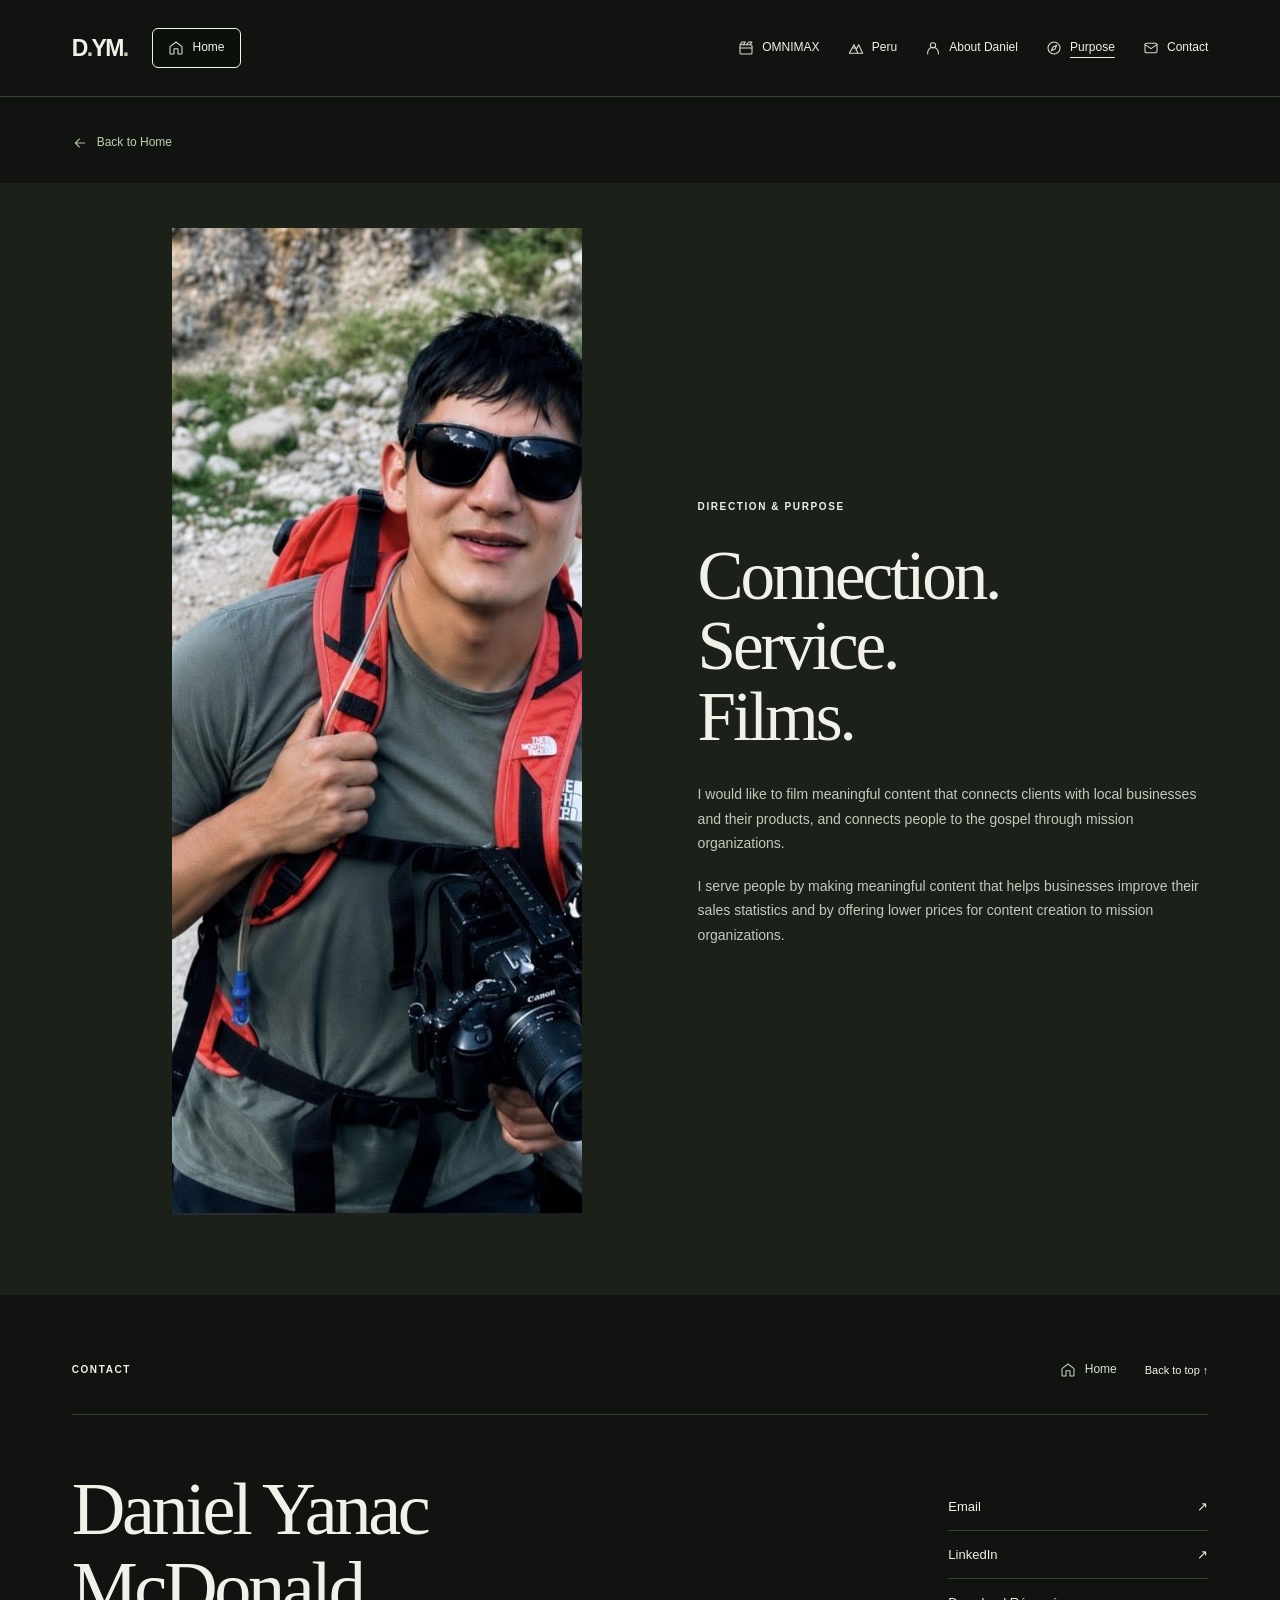
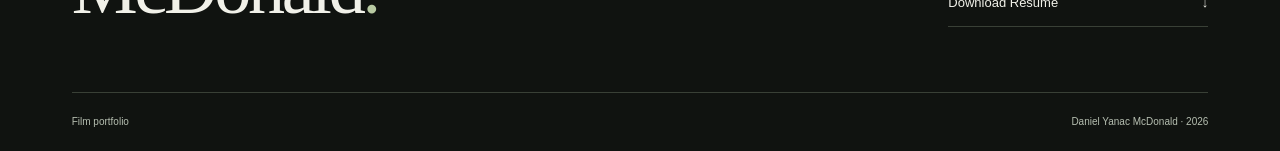
<file: purpose.html>
<!doctype html>
<html lang="en">
  <head>
    <meta charset="utf-8">
    <meta name="viewport" content="width=device-width, initial-scale=1">
    <meta name="theme-color" content="#171c19">
    <meta name="description" content="Connection, service, and filmmaking: Daniel Yanac McDonald’s direction and purpose.">
    <title>Connection. Service. Films. | Daniel Yanac McDonald</title>
    <link rel="icon" href="favicon.svg" type="image/svg+xml">
    <link rel="stylesheet" href="styles.css">
    <link rel="stylesheet" href="navigation.css">
    <script src="script.js" defer></script>
  </head>
  <body id="top" class="purpose-page">
    <a class="skip-link" href="#main">Skip to content</a>
    <header class="site-header on-paper">
      <div class="brand-controls">
      <a class="wordmark" href="index.html" aria-label="Daniel Yanac McDonald, home">D<span class="wordmark-dot">.</span>YM<span class="wordmark-dot">.</span></a>
        <a class="home-link" href="index.html"><svg class="nav-icon" viewBox="0 0 24 24" fill="none" stroke="currentColor" stroke-width="1.6" stroke-linecap="round" stroke-linejoin="round" aria-hidden="true" focusable="false"><path d="m3 10 9-7 9 7v10a1 1 0 0 1-1 1h-5v-8H9v8H4a1 1 0 0 1-1-1V10Z"/></svg><span>Home</span></a>
      </div>
      <nav aria-label="Main navigation">
        <a href="omnimax.html"><svg class="nav-icon" viewBox="0 0 24 24" fill="none" stroke="currentColor" stroke-width="1.6" stroke-linecap="round" stroke-linejoin="round" aria-hidden="true" focusable="false"><rect x="3" y="7" width="18" height="14" rx="2"/><path d="M3 12h18M3 7l3-4h5l-3 4m5 0 3-4h5l-3 4"/></svg><span>OMNIMAX</span></a>
        <a href="peru.html"><svg class="nav-icon" viewBox="0 0 24 24" fill="none" stroke="currentColor" stroke-width="1.6" stroke-linecap="round" stroke-linejoin="round" aria-hidden="true" focusable="false"><path d="m2 20 7-13 6 13H2Zm10-5 4-8 6 13h-7M6.3 12h5.4"/></svg><span>Peru</span></a>
        <a href="about.html"><svg class="nav-icon" viewBox="0 0 24 24" fill="none" stroke="currentColor" stroke-width="1.6" stroke-linecap="round" stroke-linejoin="round" aria-hidden="true" focusable="false"><circle cx="12" cy="8" r="4"/><path d="M4 21v-2a8 8 0 0 1 16 0v2"/></svg><span>About Daniel</span></a>
        <a href="purpose.html" aria-current="page"><svg class="nav-icon" viewBox="0 0 24 24" fill="none" stroke="currentColor" stroke-width="1.6" stroke-linecap="round" stroke-linejoin="round" aria-hidden="true" focusable="false"><circle cx="12" cy="12" r="9"/><path d="m16 8-2.5 5.5L8 16l2.5-5.5L16 8Z"/></svg><span>Purpose</span></a>
        <a href="#contact"><svg class="nav-icon" viewBox="0 0 24 24" fill="none" stroke="currentColor" stroke-width="1.6" stroke-linecap="round" stroke-linejoin="round" aria-hidden="true" focusable="false"><rect x="3" y="5" width="18" height="14" rx="2"/><path d="m3 7 9 6 9-6"/></svg><span>Contact</span></a>
      </nav>
    </header>
    <main id="main">
      <div class="page-return">
        <a class="home-return" href="index.html"><svg class="nav-icon" viewBox="0 0 24 24" fill="none" stroke="currentColor" stroke-width="1.6" stroke-linecap="round" stroke-linejoin="round" aria-hidden="true" focusable="false"><path d="M19 12H5m6-6-6 6 6 6"/></svg><span>Back to Home</span></a>
      </div>
      <section id="purpose" class="purpose section-pad" aria-labelledby="purpose-title">
        <div class="purpose-image">
          <img src="daniel-on-location.jpg" alt="Daniel outdoors with a camera and red backpack." width="682" height="987" loading="lazy">
        </div>
        <div class="purpose-copy">
          <span class="eyebrow">Direction &amp; purpose</span>
          <h1 id="purpose-title" class="page-heading">
            Connection.<br>Service.<br>Films.
          </h1>
          <p>
            I would like to film meaningful content that connects clients with local businesses and their products, and connects people to the gospel through mission organizations.
          </p>
          <p>
            I serve people by making meaningful content that helps businesses improve their sales statistics and by offering lower prices for content creation to mission organizations.
          </p>
        </div>
      </section>
    </main>
    <footer id="contact" class="contact section-pad">
      <div class="contact-top">
        <span class="eyebrow">Contact</span><div class="footer-navigation"><a class="footer-home" href="index.html"><svg class="nav-icon" viewBox="0 0 24 24" fill="none" stroke="currentColor" stroke-width="1.6" stroke-linecap="round" stroke-linejoin="round" aria-hidden="true" focusable="false"><path d="m3 10 9-7 9 7v10a1 1 0 0 1-1 1h-5v-8H9v8H4a1 1 0 0 1-1-1V10Z"/></svg><span>Home</span></a><a class="back-top" href="#top">Back to top ↑</a></div>
      </div>
      <div class="contact-main">
        <h2>
          Daniel Yanac<br>McDonald<span class="accent">.</span>
        </h2>
        <div class="contact-links">
          <a href="mailto:daniel.lee.yanac@gmail.com">Email <span>↗</span></a>
    <a href="https://www.linkedin.com/in/dyanacmcdonald/" target="_blank" rel="noopener noreferrer">LinkedIn <span>↗</span></a>
    <a href="daniel-yanac-mcdonald-resume.pdf" download>Download Résumé <span>↓</span></a>
        </div>
      </div>
      <div class="footer-baseline">
        <span>Film portfolio</span><span>Daniel Yanac McDonald · 2026</span>
      </div>
    </footer>
  </body>
</html>
</file>
<file: styles.css>
/* Shared design: warm paper, quiet typography, footage at full scale. */
:root {
  --paper:#f2f0e9;
  --ink:#18201c;
  --muted:#555e56;
  --line:#cecec2;
  --accent:#bac7a7;
  --dark:#171c19;
  --gutter:clamp(22px,5.6vw,90px);
  --serif:Georgia,'Times New Roman',serif;
  --sans:Arial,Helvetica,sans-serif
}

* {
  box-sizing:border-box
}

html {
  scroll-behavior:smooth;
  scroll-padding-top:24px
}

body {
  margin:0;
  background:var(--paper);
  color:var(--ink);
  font-family:var(--sans);
  -webkit-font-smoothing:antialiased
}

button,a {
  -webkit-tap-highlight-color:transparent
}

a {
  color:inherit;
  text-decoration:none
}

a:hover {
  text-decoration:underline;
  text-underline-offset:5px
}

button {
  font:inherit;
  cursor:pointer
}

button:disabled {
  cursor:default
}

img,video {
  display:block;
  max-width:100%
}

button:focus-visible,a:focus-visible {
  outline:3px solid #87976a;
  outline-offset:6px
}

h1,h2,h3,p,figure {
  margin:0
}

h1,h2 {
  font-family:var(--serif);
  font-weight:400;
  letter-spacing:-.045em
}

p {
  line-height:1.75
}

button {
  color:inherit
}

section[id],footer[id] {
  scroll-margin-top:25px
}

.eyebrow {
  text-transform:uppercase;
  letter-spacing:.16em;
  font-size:10px;
  font-weight:600;
  line-height:1.8
}

.section-pad {
  padding:90px var(--gutter)
}

.accent {
  color:#6a7958
}

.skip-link {
  position:absolute;
  left:20px;
  top:-80px;
  background:var(--paper);
  color:var(--ink);
  padding:15px;
  z-index:100
}

.skip-link:focus {
  top:12px
}

.site-header {
  position:absolute;
  z-index:10;
  top:0;
  left:0;
  width:100%;
  display:flex;
  align-items:center;
  justify-content:space-between;
  padding:26px var(--gutter);
  color:#fff
}

.wordmark {
  font-size:23px;
  letter-spacing:-.07em;
  font-weight:700
}

.wordmark-dot {
  color:var(--accent)
}

.site-header nav {
  display:flex;
  gap:32px;
  font-size:12px
}

.site-header nav a {
  padding:10px 0
}

.site-header [aria-current] {
  text-decoration:underline;
  text-underline-offset:6px
}

.site-header.on-paper {
  position:relative;
  color:var(--ink);
  border-bottom:1px solid var(--line)
}

/* The first viewport is a film environment, not an intro column. */
.cinema {
  position:relative;
  min-height:640px;
  height:91svh;
  max-height:1100px;
  background:#222a22;
  color:#fff;
  overflow:hidden
}

.cinema-video,.cinema-shade {
  position:absolute;
  width:100%;
  height:100%;
  inset:0;
  object-fit:cover
}

.cinema-shade {
  background:linear-gradient(180deg,rgba(0,0,0,.62),transparent 35%,rgba(0,0,0,.3) 50%,rgba(0,0,0,.82))
}

.cinema-topline {
  position:absolute;
  top:125px;
  left:var(--gutter);
  right:var(--gutter);
  display:flex;
  justify-content:space-between;
  border-top:1px solid #ffffff65;
  padding-top:17px
}

.cinema-title {
  position:absolute;
  bottom:118px;
  left:var(--gutter);
  right:var(--gutter)
}

.cinema-title h1 {
  font-size:clamp(48px,6.3vw,96px);
  line-height:1.02;
  margin:15px 0 27px;
  max-width:1000px;
  text-shadow:0 2px 20px #0003
}

.cinema-title h1 span {
  color:var(--accent)
}

.light-link {
  display:inline-flex;
  gap:42px;
  border-bottom:1px solid #ffffff85;
  padding-bottom:10px;
  font-size:13px
}

.cinema-bottom {
  position:absolute;
  bottom:26px;
  left:var(--gutter);
  right:var(--gutter);
  display:flex;
  justify-content:space-between;
  align-items:center
}

.cinema-bottom>a span {
  margin-left:20px
}

.play-toggle {
  background:#17201bce;
  color:#fff;
  border:1px solid #ffffff75;
  border-radius:30px;
  padding:10px 17px;
  display:flex;
  gap:22px;
  align-items:center;
  font-size:11px;
  min-height:40px
}

.play-toggle:hover {
  background:#293629
}

.film-caption {
  padding:18px var(--gutter);
  border-bottom:1px solid var(--line);
  display:flex;
  justify-content:space-between;
  gap:28px;
  font-size:10px;
  line-height:1.7
}

.film-caption>span:last-child {
  flex-shrink:0
}

.film-caption a {
  text-decoration:underline;
  text-underline-offset:3px
}

.film-caption>span>span {
  padding:0 13px;
  color:var(--muted)
}

.section-rule {
  display:flex;
  align-items:baseline;
  justify-content:space-between;
  border-top:1px solid var(--line);
  padding-top:22px;
  margin-bottom:56px;
  gap:25px
}

.section-rule h2 {
  font-size:clamp(26px,3vw,42px)
}

.about-layout {
  display:grid;
  grid-template-columns: minmax(220px,.8fr) minmax(0,1.3fr);
  gap:clamp(40px,9vw,150px);
  align-items:start
}

.portrait-wrap {
  max-width:430px
}

.portrait {
  width:100%;
  height:auto;
  aspect-ratio:4/4.6;
  object-fit:cover;
  object-position:center 25%;
  filter:saturate(.78)
}

.resume-link {
  margin-top:20px
}

.text-link {
  display:flex;
  align-items:center;
  justify-content:space-between;
  gap:45px;
  font-size:12px;
  padding:14px 0;
  border-bottom:1px solid var(--line);
  width:fit-content;
  min-width:150px
}

.brand {
  font-family:var(--serif);
  font-size:clamp(28px,3.2vw,46px);
  letter-spacing:-.03em;
  line-height:1.25;
  margin-bottom:36px
}

.bio {
  font-size:14px;
  color:#414b43;
  max-width:590px;
  margin-bottom:22px
}

.purpose {
  background:#e5e5da;
  display:grid;
  grid-template-columns:1fr 1fr;
  gap:clamp(45px,9vw,150px);
  align-items:center;
  padding-top:80px;
  padding-bottom:80px
}

.purpose-image {
  max-width:410px;
  margin-left:auto;
  width:100%
}

.purpose-image img {
  width:100%;
  aspect-ratio:4/4.8;
  object-fit:cover;
  object-position:50% 35%
}

.purpose-copy h2 {
  font-size:clamp(44px,5.4vw,78px);
  line-height:1.02;
  margin:25px 0 30px
}

.purpose-copy p {
  max-width:520px;
  font-size:14px;
  margin-top:18px;
  color:#414b43
}

.peru {
  background:var(--dark);
  color:var(--paper)
}

.peru .section-rule {
  border-color:#596055
}

.peru-intro {
  display:grid;
  grid-template-columns:1.5fr 1fr;
  gap:60px;
  margin-bottom:38px;
  align-items:end
}

.peru-intro p {
  font-family:var(--serif);
  font-size:25px;
  line-height:1.4;
  max-width:650px
}

.peru-intro>.eyebrow {
  justify-self:end;
  color:#d0d8c6;
  font-size:9px
}

.peru-player {
  position:relative;
  background:#090d0a;
  aspect-ratio:16/9;
  overflow:hidden
}

.peru-player video {
  width:100%;
  height:100%;
  object-fit:contain
}

.peru-player .play-toggle {
  position:absolute;
  bottom:20px;
  right:20px
}

.gallery-status {
  position:absolute;
  bottom:22px;
  left:24px;
  font-size:11px;
  background:#17201bdb;
  border-radius:3px;
  padding:8px 11px
}

.gallery-strip {
  display:grid;
  grid-template-columns:repeat(5,minmax(0,1fr));
  gap:13px;
  margin-top:16px
}

.gallery-choice {
  padding:0;
  border:0;
  background:none;
  color:#d8dccf;
  text-align:left;
  opacity:.65;
  border-bottom:2px solid transparent
}

.gallery-choice:hover,.gallery-choice.is-active {
  opacity:1
}

.gallery-choice.is-active {
  border-color:var(--accent)
}

.gallery-choice img {
  width:100%;
  aspect-ratio:16/9;
  object-fit:cover
}

.gallery-choice>span {
  display:block;
  padding:13px 0;
  font-size:11px
}

.gallery-choice b {
  font-size:9px;
  font-weight:400;
  color:#c5cdb8;
  margin-right:7px
}

.contact {
  padding-top:55px;
  padding-bottom:24px
}

.contact-top {
  display:flex;
  justify-content:space-between;
  align-items:center;
  border-bottom:1px solid var(--line);
  padding-bottom:24px
}

.back-top {
  font-size:11px
}

.contact-main {
  display:flex;
  justify-content:space-between;
  gap:40px;
  align-items:end;
  padding:55px 0 65px
}

.contact h2 {
  font-size:clamp(38px,5.8vw,82px);
  line-height:1.06
}

.contact-links {
  width:260px
}

.contact-links a {
  border-bottom:1px solid var(--line);
  display:flex;
  justify-content:space-between;
  gap:30px;
  padding:16px 0;
  font-size:13px
}

.footer-baseline {
  font-size:10px;
  display:flex;
  justify-content:space-between;
  gap:20px;
  border-top:1px solid var(--line);
  padding-top:23px;
  color:var(--muted)
}

/* OMNIMAX: finished work, then the interview and the visual evidence. */
.project-intro {
  padding-top:40px;
  padding-bottom:55px
}

.back-link {
  display:inline-block;
  margin-bottom:55px
}

.project-heading {
  display:flex;
  justify-content:space-between;
  align-items:end;
  gap:30px
}

.project-heading h1 {
  font-size:clamp(50px,7vw,105px);
  line-height:1.02;
  margin-top:17px
}

.project-subtitle {
  font-size:15px;
  margin-top:22px
}

.round-link {
  border:1px solid var(--line);
  width:65px;
  height:65px;
  border-radius:50%;
  display:grid;
  place-items:center;
  font-size:23px;
  margin-bottom:5px;
  flex-shrink:0
}

.project-panorama {
  margin:0 var(--gutter)
}

.project-panorama img {
  width:100%;
  aspect-ratio:2.3;
  object-fit:cover
}

.project-panorama figcaption {
  font-size:10px;
  padding-top:15px;
  color:var(--muted)
}

.project-story,.decisions {
  display:grid;
  grid-template-columns:1fr 1.2fr;
  gap:clamp(40px,10vw,160px)
}

.project-story h2,.decision-heading h2 {
  font-size:clamp(34px,4vw,58px);
  line-height:1.08;
  margin-top:22px
}

.story-prose {
  font-size:17px
}

.collaborators {
  margin-top:36px
}

.collaborators p {
  font-size:12px;
  margin-top:12px
}

.documentary {
  background:var(--dark);
  color:var(--paper)
}

.documentary .section-rule {
  border-color:#596055
}

.documentary-player {
  aspect-ratio:16/9;
  position:relative;
  background:#000
}

.documentary-player>img {
  height:100%;
  width:100%;
  object-fit:cover;
  filter:brightness(.55)
}

.documentary-player>button {
  position:absolute;
  inset:0;
  background:transparent;
  border:0;
  display:flex;
  align-items:center;
  justify-content:center;
  gap:20px;
  color:white;
  font-size:19px;
  text-align:left
}

.play-circle {
  width:66px;
  height:66px;
  display:grid;
  place-items:center;
  border:1px solid #fff;
  border-radius:50%;
  font-size:22px
}

.small-label {
  display:block;
  font-size:10px;
  letter-spacing:.1em;
  text-transform:uppercase;
  margin-top:9px
}

.documentary-player iframe {
  width:100%;
  height:100%;
  border:0
}

.player-note {
  font-size:11px;
  color:#ccd0c5;
  margin-top:15px
}

.player-note a {
  text-decoration:underline;
  text-underline-offset:4px;
  margin-left:10px
}

.decision-heading img {
  margin-top:38px;
  width:100%
}

.decisions {
  padding-bottom:30px
}

.decisions .story-prose {
  padding-top:38px
}

.broll-credit {
  font-size:12px;
  color:var(--muted);
  margin-top:-30px;
  margin-bottom:26px
}

.broll-grid {
  display:grid;
  grid-template-columns:repeat(3,minmax(0,1fr));
  gap:34px 20px
}

.broll-frame {
  padding:0;
  border:0;
  background:none;
  text-align:left
}

.broll-frame img {
  width:100%;
  aspect-ratio:16/9;
  object-fit:cover;
  transition:filter .25s
}

.broll-frame:hover img {
  filter:brightness(1.13)
}

.broll-frame>span {
  display:flex;
  align-items:center;
  gap:12px;
  font-size:11px;
  padding:15px 0;
  border-bottom:1px solid var(--line)
}

.broll-frame>span>span {
  margin-left:auto
}

.broll-frame b {
  font-size:9px;
  font-weight:400;
  color:var(--muted)
}

.reflection {
  background:#e5e5da;
  text-align:center
}

.reflection h2 {
  font-size:28px;
  margin-top:15px
}

.reflection blockquote {
  margin:35px auto 0;
  max-width:900px;
  font-family:var(--serif);
  font-size:clamp(28px,3.5vw,49px);
  letter-spacing:-.025em
}

.reflection blockquote p {
  line-height:1.3
}

.next-work {
  padding-top:40px;
  padding-bottom:40px
}

.next-work>a {
  display:flex;
  align-items:center;
  justify-content:space-between;
  border-bottom:1px solid var(--line);
  padding-bottom:30px
}

.next-work>a>span:last-child {
  font-family:var(--serif);
  font-size:48px
}

.next-work>a>span:last-child span {
  margin-left:35px
}

dialog {
  padding:24px;
  background:var(--dark);
  color:white;
  border:1px solid #596055;
  width:min(1000px,94vw);
  max-height:94svh
}

dialog::backdrop {
  background:#000c
}

dialog video {
  width:100%;
  max-height:72svh;
  background:black
}

dialog p {
  font-size:11px;
  margin-top:14px;
  color:#d0d8c6
}

.dialog-heading {
  display:flex;
  justify-content:space-between;
  align-items:center;
  margin-bottom:20px;
  gap:25px
}

.dialog-heading h2 {
  font-size:25px
}

.dialog-heading button {
  background:none;
  color:white;
  border:1px solid #fff8;
  padding:10px 16px;
  font-size:12px
}

body.dialog-open {
  overflow:hidden
}

@media(min-width:1700px) {
  .about-layout,.purpose,.project-story,.decisions {
    gap:150px
  }

  .section-pad {
    padding-left:max(var(--gutter),calc((100vw - 1500px)/2));
    padding-right:max(var(--gutter),calc((100vw - 1500px)/2))
  }

}

@media(max-width:760px) {
  .section-pad {
    padding-top:60px;
    padding-bottom:60px
  }

  .site-header {
    padding-top:20px;
    padding-bottom:20px
  }

  .site-header nav {
    gap:21px;
    font-size:11px
  }

  .wordmark {
    font-size:21px
  }

  .cinema {
    min-height:620px;
    height:88svh
  }

  .cinema-topline {
    top:100px
  }

  .cinema-title {
    bottom:125px
  }

  .cinema-title h1 {
    font-size:clamp(42px,8.8vw,65px)
  }

  .cinema-location {
    display:none
  }

  .cinema-video {
    object-position:50%
  }

  .film-caption {
    display:block;
    font-size:9px
  }

  .film-caption>span {
    display:block
  }

  .film-caption>span:last-child {
    margin-top:6px
  }

  .section-rule {
    margin-bottom:35px
  }

  .section-rule h2 {
    font-size:28px
  }

  .eyebrow {
    font-size:9px
  }

  .about-layout {
    grid-template-columns:1fr;
    gap:35px
  }

  .portrait-wrap {
    max-width:340px;
    width:72%
  }

  .portrait {
    aspect-ratio:4/4.4
  }

  .brand {
    font-size:32px;
    margin-bottom:25px
  }

  .bio {
    font-size:14px
  }

  .purpose {
    grid-template-columns:1fr;
    gap:35px
  }

  .purpose-image {
    width:70%;
    max-width:350px;
    margin-left:auto
  }

  .purpose-copy {
    grid-row:1
  }

  .purpose-copy h2 {
    font-size:56px
  }

  .purpose-copy p {
    font-size:14px
  }

  .peru-intro {
    grid-template-columns:1fr;
    gap:22px
  }

  .peru-intro p {
    font-size:23px
  }

  .peru-intro>.eyebrow {
    justify-self:start
  }

  .peru-player {
    aspect-ratio:4/3
  }

  .gallery-status {
    left:12px;
    bottom:16px;
    font-size:10px;
    max-width:50%;
    padding:7px
  }

  .peru-player .play-toggle {
    right:12px;
    bottom:14px;
    padding:9px 12px;
    gap:12px;
    font-size:10px
  }

  .gallery-strip {
    gap:8px
  }

  .gallery-choice>span {
    font-size:9px;
    padding:10px 0
  }

  .gallery-choice b {
    display:block;
    margin-bottom:4px
  }

  .contact-main {
    display:block;
    padding:35px 0 40px
  }

  .contact h2 {
    font-size:51px
  }

  .contact-links {
    width:100%;
    margin-top:30px
  }

  .footer-baseline {
    font-size:9px
  }

  .project-intro {
    padding-top:28px;
    padding-bottom:35px
  }

  .back-link {
    margin-bottom:35px
  }

  .project-heading h1 {
    font-size:48px
  }

  .project-heading {
    gap:10px
  }

  .round-link {
    display:none
  }

  .project-panorama img {
    aspect-ratio:16/10
  }

  .project-panorama figcaption {
    font-size:9px
  }

  .project-story,.decisions {
    grid-template-columns:1fr;
    gap:28px
  }

  .project-story h2,.decision-heading h2 {
    font-size:40px
  }

  .story-prose {
    font-size:15px
  }

  .collaborators {
    margin-top:25px
  }

  .decisions .story-prose {
    padding:0
  }

  .broll-grid {
    grid-template-columns:repeat(2,minmax(0,1fr));
    gap:20px 12px
  }

  .broll-frame>span {
    font-size:10px;
    gap:7px;
    align-items:start
  }

  .broll-credit {
    margin-top:-12px
  }

  .documentary-player>button {
    font-size:14px;
    gap:13px
  }

  .play-circle {
    width:48px;
    height:48px;
    font-size:17px
  }

  .small-label {
    font-size:8px
  }

  .player-note {
    font-size:10px
  }

  .player-note a {
    display:inline-block;
    margin-left:0
  }

  .reflection blockquote {
    font-size:31px
  }

  .reflection h2 {
    font-size:24px
  }

  .next-work>a>span:last-child {
    font-size:38px
  }

  .next-work>a>span:last-child span {
    margin-left:20px
  }

  .dialog-heading h2 {
    font-size:20px
  }

  dialog {
    padding:16px
  }

}

@media(prefers-reduced-motion:reduce) {
  html {
    scroll-behavior:auto
  }

  * {
    transition:none!important
  }

}
</file>
<file: navigation.css>
/* Professional navigation. Uses the existing portfolio colors and typography. */
.nav-icon,
.section-icon,
.jump-symbol,
.jump-arrow {
  display: inline-block;
  flex: 0 0 auto;
  vertical-align: middle;
}

.nav-icon {
  width: 16px;
  height: 16px;
  opacity: 0.9;
}

.site-header nav {
  align-items: center;
  gap: clamp(18px, 2.2vw, 34px);
}

.site-header nav a {
  display: inline-flex;
  align-items: center;
  gap: 8px;
  min-height: 44px;
  line-height: 1.3;
  white-space: nowrap;
}

.site-header nav a:hover .nav-icon {
  opacity: 1;
}

.section-jump {
  display: grid;
  grid-template-columns: repeat(2, minmax(0, 1fr));
  padding: 0 var(--gutter);
  background: var(--paper);
  border-bottom: 1px solid var(--line);
}

.section-jump > a {
  display: flex;
  align-items: center;
  gap: 20px;
  padding: 29px 30px 29px 0;
  min-width: 0;
  text-decoration: none;
}

.section-jump > a + a {
  border-left: 1px solid var(--line);
  padding-left: 36px;
  padding-right: 0;
}

.jump-icon {
  display: grid;
  place-items: center;
  flex: 0 0 48px;
  width: 48px;
  height: 48px;
  border: 1px solid #c7cebb;
  border-radius: 12px;
  background: #e7ebdf;
  color: #485b3c;
  transition: background 180ms ease;
}

.jump-symbol {
  width: 24px;
  height: 24px;
}

.jump-label {
  display: flex;
  flex-direction: column;
  gap: 5px;
  min-width: 0;
}

.jump-label .eyebrow {
  font-size: 9px;
  color: var(--muted);
}

.jump-label strong {
  font-size: clamp(15px, 1.45vw, 20px);
  line-height: 1.35;
  font-weight: 500;
  letter-spacing: -0.025em;
}

.jump-arrow {
  width: 20px;
  height: 20px;
  margin-left: auto;
  color: #667855;
}

.section-jump > a:hover .jump-icon {
  background: #d6dfca;
}

.section-jump > a:hover strong {
  text-decoration: underline;
  text-underline-offset: 4px;
}

.section-icon {
  width: 25px;
  height: 25px;
  margin: -3px 13px 0 0;
  color: #667855;
}

@media (max-width: 760px) {
  .site-header {
    flex-wrap: wrap;
    align-items: flex-start;
    gap: 12px;
    padding-top: 18px;
    padding-bottom: 16px;
  }

  .site-header nav {
    display: grid;
    grid-template-columns: repeat(5, minmax(0, 1fr));
    width: 100%;
    gap: 4px;
  }

  .site-header nav a {
    display: flex;
    flex-direction: column;
    justify-content: center;
    gap: 6px;
    min-height: 46px;
    padding: 4px 0;
    font-size: 9px;
    text-align: center;
  }

  .nav-icon {
    width: 17px;
    height: 17px;
  }

  .cinema-topline {
    top: 147px;
  }

  .section-jump {
    grid-template-columns: 1fr;
  }

  .section-jump > a,
  .section-jump > a + a {
    gap: 16px;
    padding: 23px 0;
    border-left: 0;
  }

  .section-jump > a + a {
    border-top: 1px solid var(--line);
  }

  .jump-label strong {
    font-size: 17px;
  }

  .jump-icon {
    width: 42px;
    height: 42px;
    flex-basis: 42px;
  }

  .jump-arrow {
    width: 18px;
    height: 18px;
  }
}

@media (prefers-reduced-motion: reduce) {
  .jump-icon {
    transition: none;
  }
}

/* Black theme: shared across the homepage, OMNIMAX, and Peru. */
:root {
  --paper: #101310;
  --ink: #f1f1e9;
  --muted: #b5beb0;
  --line: #394036;
  --accent: #c1d0b0;
  --dark: #080b08;
}

.bio,
.purpose-copy p {
  color: #c2c9bd;
}

.purpose,
.reflection {
  background: #1b2119;
}

.accent {
  color: #b8caa2;
}

.jump-icon {
  color: #d2dfc3;
  background: #232d1e;
  border-color: #47563b;
}

.jump-arrow,
.section-icon {
  color: #b8caa2;
}

.section-jump > a:hover .jump-icon {
  background: #35442c;
}

.peru-page .cinema-title h1 {
  font-size: clamp(72px, 12vw, 180px);
}

.site-header a:focus-visible,
.section-jump a:focus-visible {
  outline-color: #c1d0b0;
}

/* Explicit Home navigation and dedicated identity pages. */
.brand-controls {
  display: flex;
  align-items: center;
  gap: 24px;
  flex: 0 0 auto;
}

.home-link,
.home-return,
.footer-home {
  display: inline-flex;
  align-items: center;
  gap: 9px;
  min-height: 40px;
  font-size: 12px;
  line-height: 1.3;
}

.home-link {
  padding: 9px 15px;
  border: 1px solid currentColor;
  border-radius: 6px;
  background: #0b100ac9;
  color: #f3f5ec;
}

.home-link:hover {
  background: #303b28;
  text-decoration: none;
}

.home-link[aria-current="page"] {
  border-color: #c1d0b0;
}

.footer-navigation {
  display: flex;
  align-items: center;
  gap: 28px;
}

.footer-home {
  color: #d7e2cc;
}

.page-return {
  padding: 26px var(--gutter) 0;
}

.home-return {
  color: #c1d0b0;
  font-size: 12px;
}

.about-page .about {
  padding-top: 34px;
}

.section-rule .page-heading {
  font-size: clamp(32px, 4.4vw, 64px);
}

.purpose-page .purpose {
  padding-top: 45px;
  margin-top: 20px;
}

.purpose-copy .page-heading {
  font-size: clamp(44px, 5.4vw, 78px);
  line-height: 1.02;
  margin: 25px 0 30px;
}

@media (max-width: 760px) {
  .brand-controls {
    justify-content: space-between;
    width: 100%;
    gap: 20px;
  }

  .home-link {
    min-height: 36px;
    padding: 7px 12px;
    font-size: 11px;
  }

  .cinema-topline {
    top: 164px;
  }

  .footer-navigation {
    gap: 20px;
  }

  .footer-home {
    font-size: 11px;
  }

  .section-rule .page-heading {
    font-size: 34px;
  }

  .about-page .section-rule {
    flex-direction: column;
    gap: 14px;
  }

  .purpose-copy .page-heading {
    font-size: 56px;
  }
}
</file>
